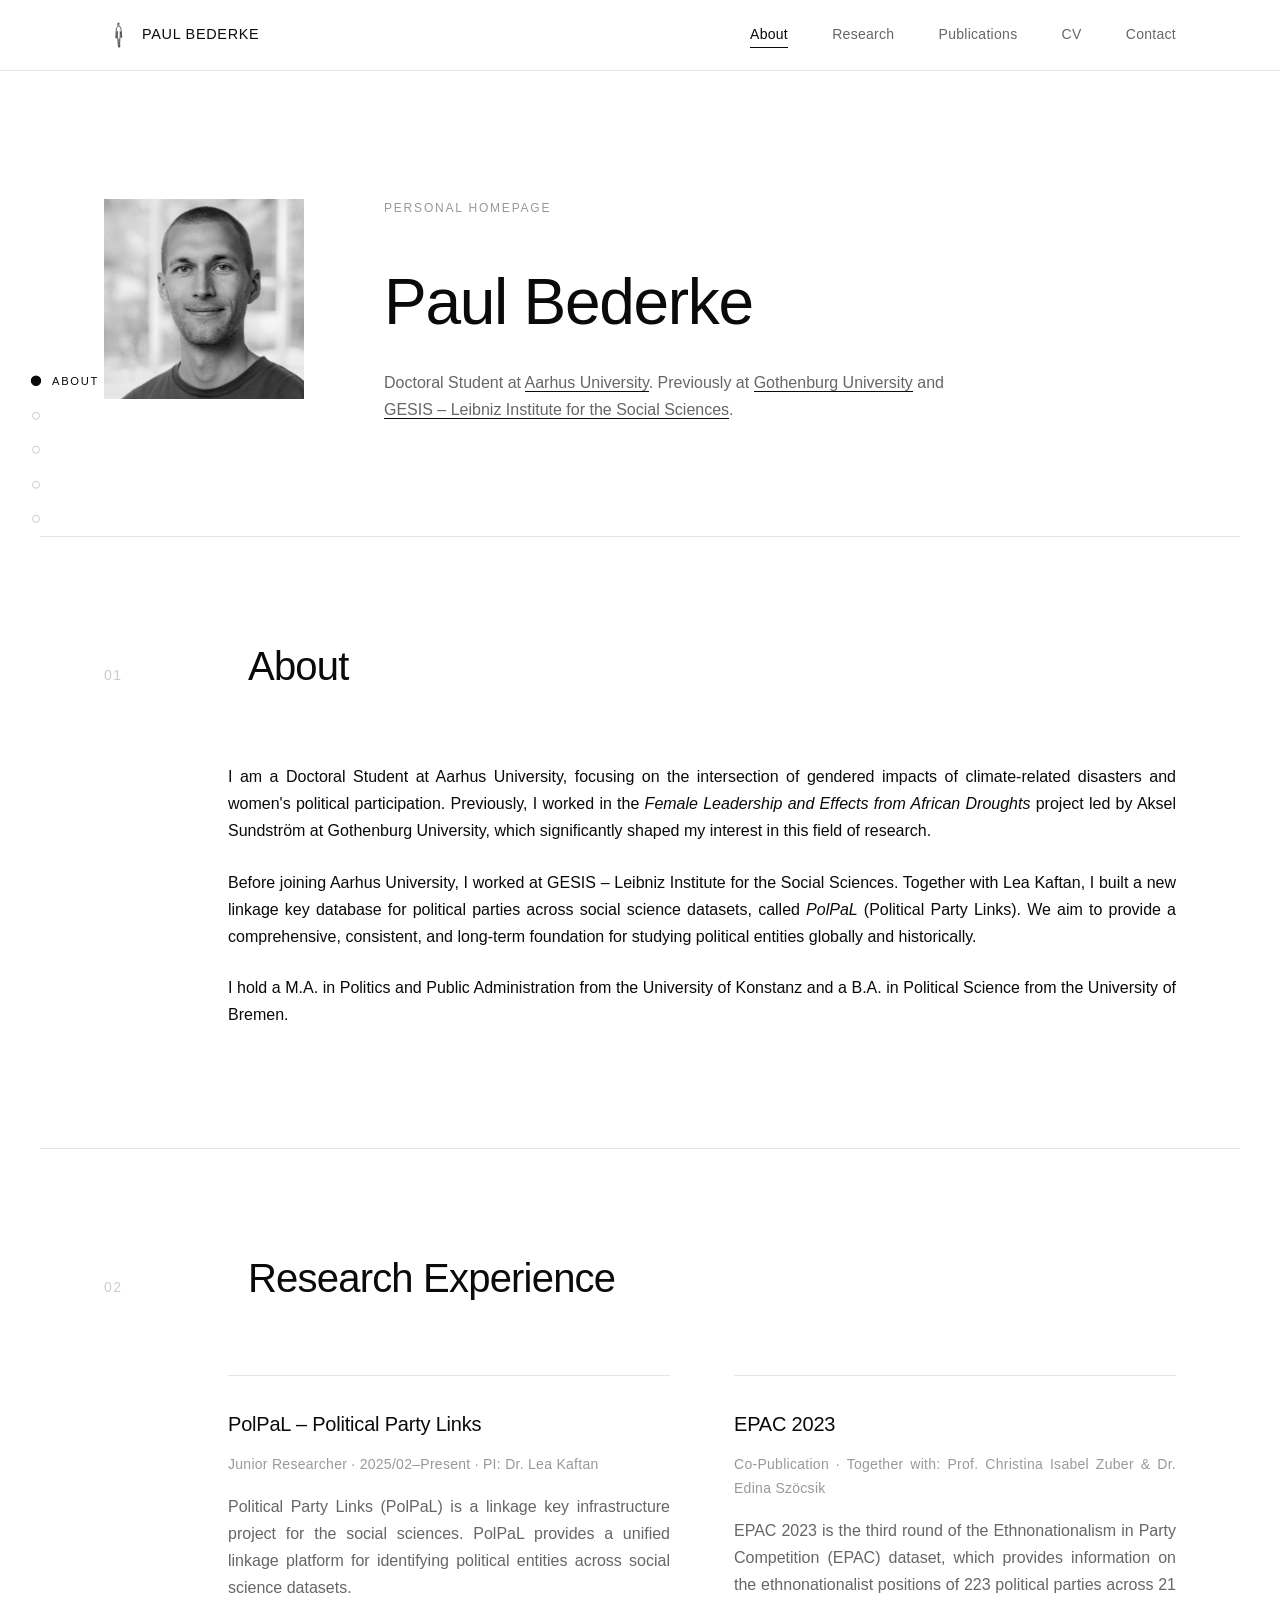
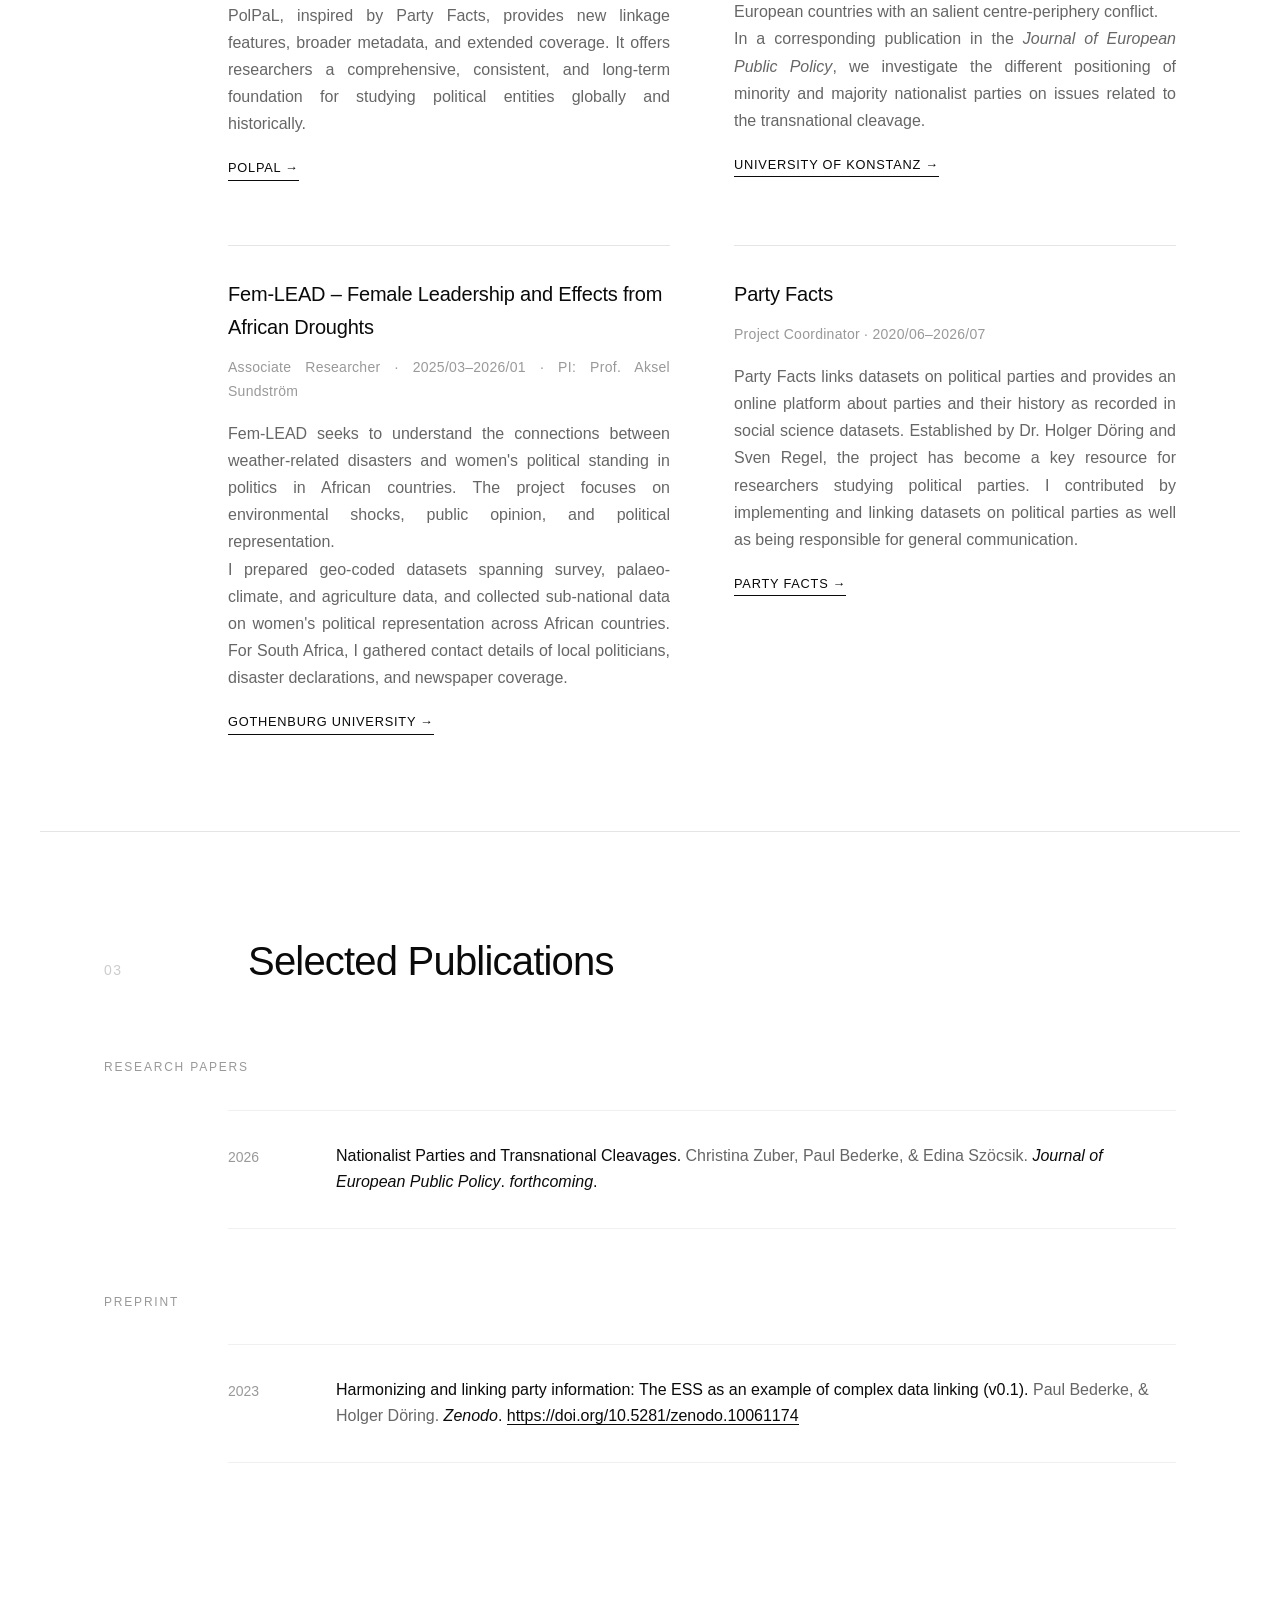
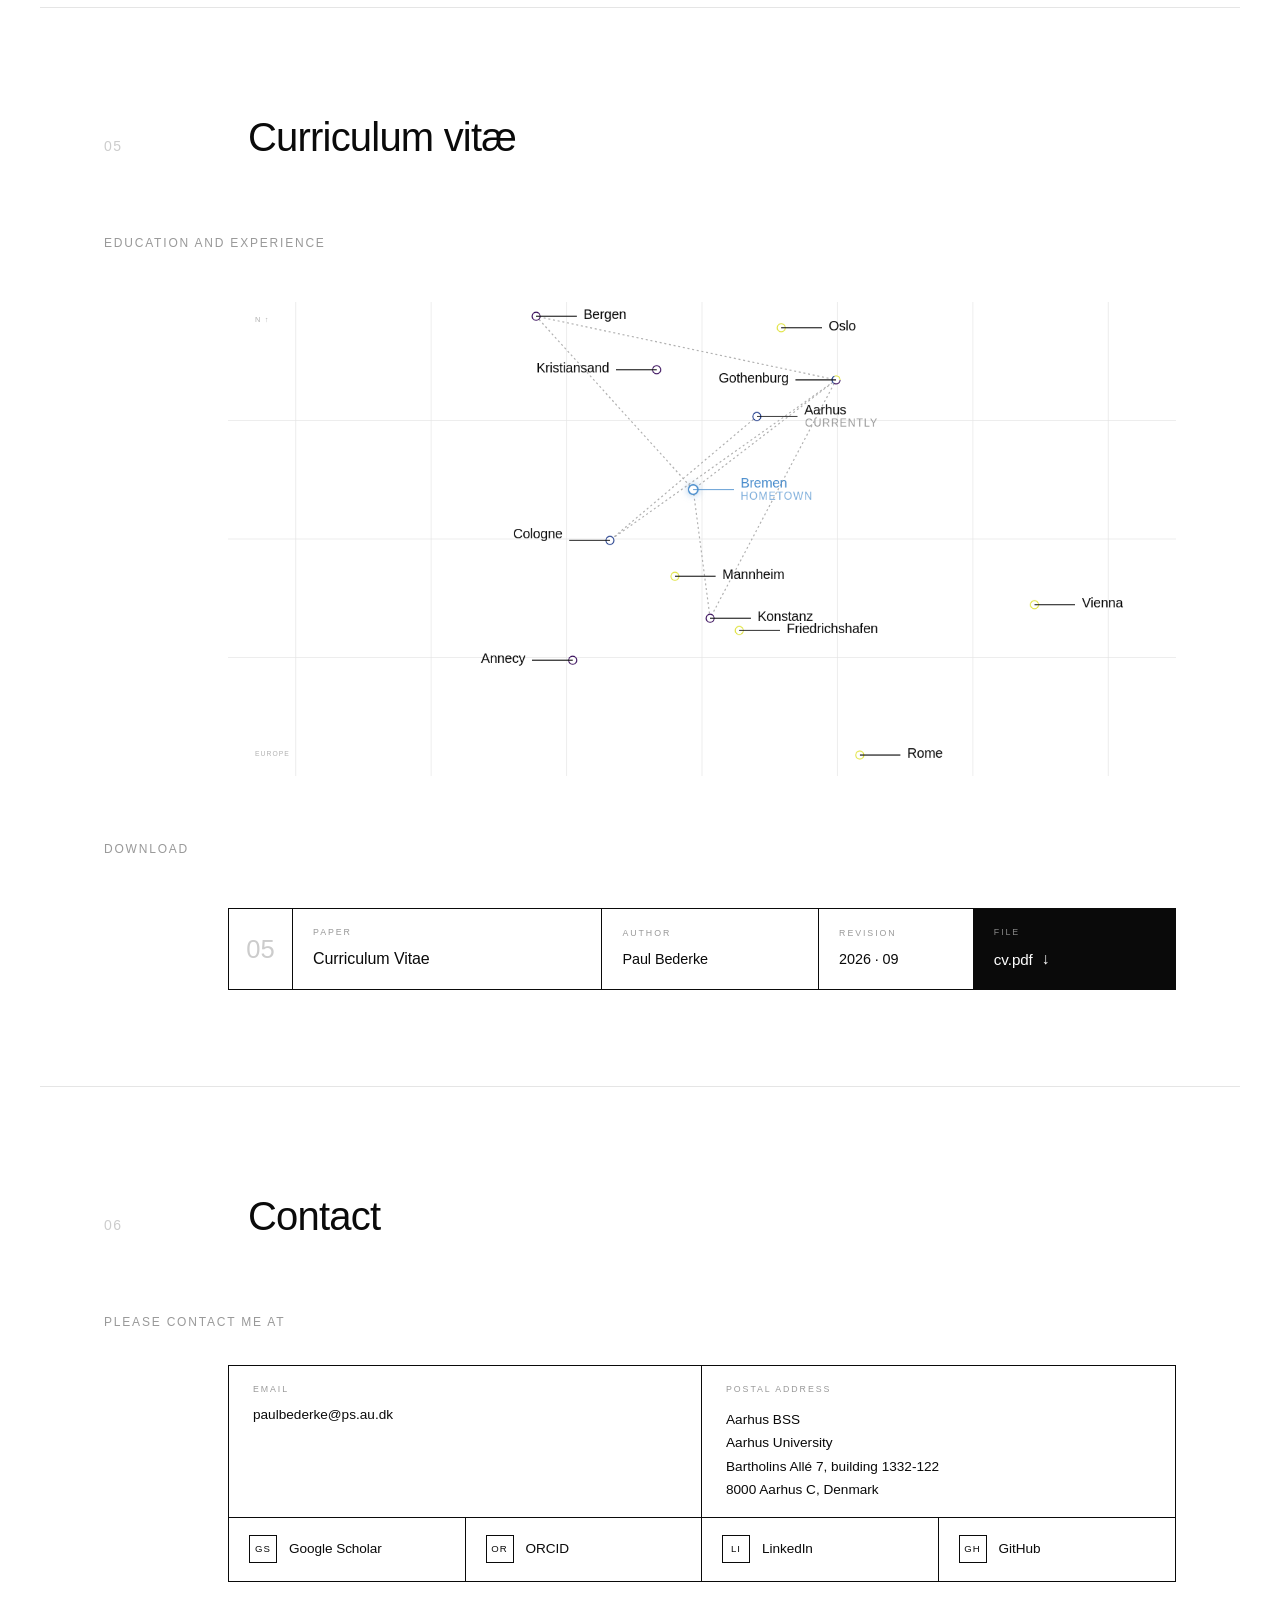
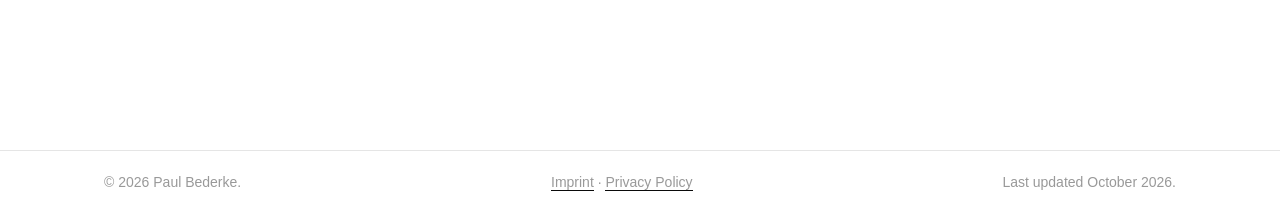
<file: index.html>
<!DOCTYPE html>
<html lang="en">

<head>
  <meta charset="UTF-8" />
  <meta name="viewport" content="width=device-width, initial-scale=1.0" />
  <title>Paul Bederke — Homepage</title>
  <meta name="description"
    content="Paul Bederke is a Doctoral Student at Aarhus University, working at the intersection of climate change and political participation. He also works on the political party linkage key database PolPaL (Political Party Links)." />
  <meta name="author" content="Paul Bederke" />
  <meta name="keywords"
    content="Paul Bederke, GESIS, Aarhus, university, political science, computational social science, political party data, data linkage, PolPaL, Political Party Links, Party Facts, social science infrastructure, researcher, climate change, political participation, climate disaster" />
  <meta name="robots" content="index, follow, max-image-preview:large, max-snippet:-1" />
  <meta name="theme-color" content="#0a0a0a" />
  <link rel="canonical" href="https://paulbederke.eu/" />

  <!-- Open Graph -->
  <meta property="og:type" content="profile" />
  <meta property="og:site_name" content="Paul Bederke" />
  <meta property="og:url" content="https://paulbederke.eu/" />
  <meta property="og:title" content="Paul Bederke — Homepage" />
  <meta property="og:description"
    content="Doctoral Student at Aarhus University, working at the intersection of climate change and political participation. Also working on the political party linkage key database PolPaL (Political Party Links)." />
  <meta property="og:image" content="https://paulbederke.eu/me.jpg" />
  <meta property="og:image:alt" content="Portrait of Paul Bederke" />
  <meta property="og:locale" content="en_GB" />
  <meta property="profile:first_name" content="Paul" />
  <meta property="profile:last_name" content="Bederke" />

  <!-- Twitter Card -->
  <meta name="twitter:card" content="summary" />
  <meta name="twitter:title" content="Paul Bederke — Homepage" />
  <meta name="twitter:description"
    content="Doctoral Student at Aarhus University, working at the intersection of climate change and political participation. Also working on the political party linkage key database PolPaL (Political Party Links)." />
  <meta name="twitter:image" content="https://paulbederke.eu/me.jpg" />
  <meta name="twitter:image:alt" content="Portrait of Paul Bederke" />

  <!-- Helvetica is used as a system font; no web font needed -->
  <link rel="icon" type="image/svg+xml" sizes="any" href="icon.svg" />
  <link rel="icon" type="image/svg+xml" href="favicon.svg" />
  <link rel="apple-touch-icon" href="icon.svg" />
  <link rel="stylesheet" href="styles.css" />

  <!-- Structured data -->
  <script type="application/ld+json">
  {
    "@context": "https://schema.org",
    "@graph": [
      {
        "@type": "WebSite",
        "@id": "https://paulbederke.eu/#website",
        "url": "https://paulbederke.eu/",
        "name": "Paul Bederke",
        "description": "Personal homepage of Paul Bederke, Doctoral Student at Aarhus University and member of PolPaL (Political Party Links).",
        "inLanguage": "en",
        "publisher": { "@id": "https://paulbederke.eu/#person" }
      },
      {
        "@type": "Person",
        "@id": "https://paulbederke.eu/#person",
        "name": "Paul Bederke",
        "givenName": "Paul",
        "familyName": "Bederke",
        "url": "https://paulbederke.eu/",
        "mainEntityOfPage": "https://paulbederke.eu/",
        "image": "https://paulbederke.eu/me.jpg",
        "email": "mailto:paul.bederke@gesis.org",
        "description": "Doctoral Student at Aarhus University, working at the intersection of climate change and political participation. Also working on the political party linkage key database PolPaL (Political Party Links).",
        "jobTitle": "Doctoral Student",
        "worksFor": {
          "@type": "Organization",
          "name": "Aarhus University",
          "url": "https://www.au.dk/en/"
        },
        "affiliation": {
          "@type": "Organization",
          "name": "Aarhus University",
          "url": "https://www.au.dk/en/"
        },
        "alumniOf": [
          {
            "@type": "EducationalOrganization",
            "name": "University of Konstanz",
            "url": "https://www.uni-konstanz.de/en/"
          },
          {
            "@type": "EducationalOrganization",
            "name": "University of Bremen",
            "url": "https://www.uni-bremen.de/en/"
          }
        ],
        "knowsAbout": [
          "political science",
          "computational social science",
          "political party data",
          "data linkage",
          "PolPaL",
          "Party Facts",
          "research data infrastructure",
          "climate change",
          "political participation",
          "climate disaster"
        ],
        "sameAs": [
          "https://scholar.google.com/citations?user=Tad9Q1gAAAAJ&hl=en&oi=ao",
          "https://orcid.org/0000-0001-7555-8656",
          "https://www.linkedin.com/in/paul-bederke/",
          "https://github.com/pbederke"
        ]
      }
    ]
  }
  </script>
</head>

<body>
  <div class="scroll-progress" aria-hidden="true">
    <div class="scroll-progress-bar"></div>
  </div>

  <aside class="side-index" aria-hidden="true">
    <a href="#about" data-target="about"><span class="dot"></span><span class="label">About</span></a>
    <a href="#research" data-target="research"><span class="dot"></span><span class="label">Research</span></a>
    <a href="#publications" data-target="publications"><span class="dot"></span><span
        class="label">Publications</span></a>
    <a href="#cv" data-target="cv"><span class="dot"></span><span class="label">CV</span></a>
    <a href="#contact" data-target="contact"><span class="dot"></span><span class="label">Contact</span></a>
  </aside>

  <header class="site-header">
    <div class="container header-inner">
      <a href="#top" class="brand"><img src="favicon.svg" alt="" class="brand-icon" aria-hidden="true" />Paul
        Bederke</a>
      <nav class="nav">
        <a href="#about">About</a>
        <a href="#research">Research</a>
        <a href="#publications">Publications</a>
        <a href="#cv">CV</a>
        <a href="#contact">Contact</a>
      </nav>
    </div>
  </header>

  <main id="top">
    <section class="hero container">
      <div class="hero-photo-wrap">
        <img src="me.jpg" alt="Portrait of Paul Bederke" class="hero-photo" />
      </div>
      <div class="hero-text">
        <p class="eyebrow reveal">Personal Homepage</p>
        <h1 class="hero-title reveal">
          <em>Paul Bederke</em>
        </h1>
        <p class="hero-sub reveal">
          Doctoral Student at <a href="https://ps.au.dk/en/" target="_blank" rel="noopener noreferrer">Aarhus
            University</a>.
          Previously at <a href="https://www.gu.se/en/political-science" target="_blank"
            rel="noopener noreferrer">Gothenburg
            University</a> and <a href="https://www.gesis.org/en/home" target="_blank" rel="noopener noreferrer">GESIS –
            Leibniz Institute
            for the Social Sciences</a>.
        </p>
      </div>
    </section>

    <hr class="rule" />

    <section id="about" class="section container">
      <header class="section-head">
        <span class="section-num">01</span>
        <h2>About</h2>
      </header>
      <div class="prose">
        <p>
          I am a Doctoral Student at Aarhus University, focusing on the intersection of gendered impacts of
          climate-related disasters and women&apos;s political participation. Previously, I worked in the <em>Female
            Leadership and Effects from African Droughts</em> project led by Aksel Sundström at Gothenburg University,
          which
          significantly shaped my interest in this field of research.
        </p>
        <p>
          Before joining Aarhus University, I worked at GESIS &ndash; Leibniz Institute for the Social Sciences.
          Together with
          Lea Kaftan, I built a new linkage key database for political parties across social science datasets, called
          <em>PolPaL</em> (Political Party Links). We aim to provide a comprehensive, consistent, and long-term
          foundation for
          studying political entities globally and historically.
        </p>
        <p>
          I hold a M.A. in Politics and Public Administration from the University of Konstanz
          and a B.A. in Political Science from the University of Bremen.
        </p>
      </div>
    </section>

    <hr class="rule" />

    <section id="research" class="section container">
      <header class="section-head">
        <span class="section-num">02</span>
        <h2>Research Experience</h2>
      </header>
      <div class="grid two-col">
        <article class="card">
          <h3>PolPaL &ndash; Political Party Links</h3>
          <p class="meta">Junior Researcher &middot; 2025/02&ndash;Present &middot; PI: Dr. Lea Kaftan</p>
          <p>
            Political Party Links (PolPaL) is a linkage key
            infrastructure project for the social sciences.
            PolPaL provides a unified linkage platform for
            identifying political entities across social
            science datasets.
          </p>
          <p>
            PolPaL, inspired by Party Facts, provides new
            linkage features, broader metadata, and extended
            coverage. It offers researchers a comprehensive,
            consistent, and long-term foundation for studying
            political entities globally and historically.
          </p>
          <a class="card-link" href="https://polpal.org/" target="_blank" rel="noopener noreferrer">PolPaL &rarr;</a>
        </article>
        <article class="card">
          <h3>EPAC 2023</h3>
          <p class="meta">Co-Publication &middot; Together with: Prof. Christina Isabel Zuber & Dr. Edina Szöcsik</p>
          <p>
            EPAC 2023 is the third round of the Ethnonationalism in Party Competition (EPAC) dataset,
            which provides information on the ethnonationalist positions of 223 political parties
            across 21 European countries with an salient centre-periphery conflict.
          </p>
          <p>
            In a corresponding publication in the <em>Journal of European Public Policy</em>, we investigate
            the different positioning of minority and majority nationalist parties on issues related
            to the transnational cleavage.
          </p>
          <a class="card-link" href="https://www.polver.uni-konstanz.de/en/zuber/research/ethnic-parties-and-the-epac-expert-survey/" target="_blank" rel="noopener noreferrer">University of Konstanz &rarr;</a>
        </article>
        <article class="card">
          <h3>Fem-LEAD &ndash; Female Leadership and Effects from African Droughts</h3>
          <p class="meta">Associate Researcher &middot; 2025/03&ndash;2026/01 &middot; PI: Prof. Aksel Sundström</p>
          <p>
            Fem-LEAD seeks to understand the connections between
            weather-related disasters and women&apos;s political standing
            in politics in African countries. The project focuses on
            environmental shocks, public opinion, and political representation.
          </p>
          <p>
            I prepared geo-coded datasets spanning survey, palaeo-climate, and agriculture data,
            and collected sub-national data on women's political representation across African countries.
            For South Africa, I gathered contact details of local politicians, disaster declarations,
            and newspaper coverage.
          </p>
          <a class="card-link"
            href="https://www.gu.se/en/research/female-leadership-and-effects-from-african-droughts-fem-lead"
            target="_blank" rel="noopener noreferrer">Gothenburg University &rarr;</a>
        </article>
        <article class="card">
          <h3>Party Facts</h3>
          <p class="meta">Project Coordinator &middot; 2020/06&ndash;2026/07</p>
          <p>
            Party Facts links datasets on political parties and provides an online platform about parties and their
            history as recorded in social science datasets. Established by Dr. Holger Döring and Sven Regel, the project 
            has become a key resource for researchers studying political parties. I contributed by implementing and linking 
            datasets on political parties as well as being responsible for general communication.
          </p>
          <a class="card-link" href="https://partyfacts.herokuapp.com/" target="_blank" rel="noopener noreferrer">Party
            Facts &rarr;</a>
        </article>
      </div>
    </section>

    <hr class="rule" />

    <section id="publications" class="section container">
      <header class="section-head">
        <span class="section-num">03</span>
        <h2>Selected Publications</h2>
      </header>

      <h3 class="sub">Research papers</h3>
      <ol class="pubs">

        <li>
          <span class="year">2026</span>
          <div>
            <span class="title">Nationalist Parties and Transnational Cleavages.</span>
            <span class="authors">Christina Zuber, Paul Bederke, & Edina Szöcsik.</span>
            <em>Journal of European Public Policy</em>.
            <em>forthcoming</em>.
          </div>
        </li>

      </ol>

      <!--
      <h3 class="sub">Working papers</h3>
      <ol class="pubs">

        <li>
          <span class="year">2026</span>
          <div>
            <span class="title">PolPaL (Political Party Links): Expanding linking and harmonisation possibilities for
              data on political parties.</span>
            <span class="authors">Paul Bederke, Lea Kaftan, Jakob Mansius, & Selcuk Timur Uluer.</span>
            <em>last presented at Dreiländertagung 2026, Friedrichshafen</em>.
          </div>
        </li>

        <li>
          <span class="year">2026</span>
          <div>
            <span class="title">It takes a village to maintain a database: Communitizing the provision of public goods
              for research.</span>
            <span class="authors">Paul Bederke, Lea Kaftan, Kyra Meyer, & Selcuk Timur Uluer.</span>
            <em>last presented at Dreiländertagung 2026, Friedrichshafen</em>.
          </div>
        </li>

      </ol>
    -->

      <h3 class="sub">Preprint</h3>
      <ol class="pubs">
        <li>
          <span class="year">2023</span>
          <div>
            <span class="title">Harmonizing and linking party information: The ESS as an example of complex data linking
              (v0.1).</span>
            <span class="authors">Paul Bederke, & Holger Döring.</span>
            <em>Zenodo</em>.
            <a href="https://doi.org/10.5281/zenodo.10061174" target="_blank"
              rel="noopener noreferrer">https://doi.org/10.5281/zenodo.10061174</a>
          </div>
        </li>
      </ol>

      <!--
      <h3 class="sub">On-Going Work</h3>
      <ol class="pubs">

        <li>
          <span class="year">2025</span>
          <div>
            <span class="title">EPAC 2023 – A Dataset on Ethnonationalism in Party Competition.</span>
            <span class="authors">Christina Zuber, Paul Bederke, & Edina Szöcsik.</span>
          </div>
        </li>
      </ol>
      -->

    </section>

    <hr class="rule" />

    <section id="cv" class="section container">
      <header class="section-head">
        <span class="section-num">05</span>
        <h2>Curriculum vit&aelig;</h2>
      </header>
      <div class="prose">
        <h3 class="sub">Education and Experience</h3>
        <figure class="map-figure">
          <svg class="map" viewBox="-300 0 1400 700" xmlns="http://www.w3.org/2000/svg" role="img"
            aria-label="Map of locations where Paul Bederke has studied and worked">
            <!-- Grid -->
            <g class="map-grid">
              <line x1="-300" y1="175" x2="1100" y2="175" />
              <line x1="-300" y1="350" x2="1100" y2="350" />
              <line x1="-300" y1="525" x2="1100" y2="525" />
              <line x1="-200" y1="0" x2="-200" y2="700" />
              <line x1="0" y1="0" x2="0" y2="700" />
              <line x1="200" y1="0" x2="200" y2="700" />
              <line x1="400" y1="0" x2="400" y2="700" />
              <line x1="600" y1="0" x2="600" y2="700" />
              <line x1="800" y1="0" x2="800" y2="700" />
              <line x1="1000" y1="0" x2="1000" y2="700" />
            </g>

            <!-- Compass / scale label -->
            <g class="map-meta" transform="translate(-260, 30)">
              <text x="0" y="0">N ↑</text>
              <text x="0" y="640" class="map-coord">Europe</text>
            </g>

            <!-- Chronological path: Bremen → Bergen → Gothenburg → Bremen → Konstanz → Gothenburg → Cologne → Aarhus -->
            <polyline class="map-path" points="387,277 155,21 598,115 387,277 412,467 598,115 264,352 481,169" />

            <!-- Locations -->
            <g class="map-points">
              <!-- Bergen -->
              <g class="map-point cat-education" data-side="right" data-city="Bergen" data-country="Norway"
                data-items='[{"period":"2019/08–2020/07","role":"ERASMUS+ Exchange Program, University of Bergen"}]'>
                <circle cx="155" cy="21" r="6" />
                <line class="map-tick" x1="155" y1="21" x2="215" y2="21" />
                <text x="225" y="25" class="map-city">Bergen</text>
              </g>

              <!-- Oslo -->
              <g class="map-point cat-conference" data-side="right" data-city="Oslo" data-country="Norway"
                data-items='[{"period":"2025/09","role":"WhoGov Workshop 2025, University of Oslo"}]'>
                <circle cx="517" cy="38" r="6" />
                <line class="map-tick" x1="517" y1="38" x2="577" y2="38" />
                <text x="587" y="42" class="map-city">Oslo</text>
              </g>

              <!-- Kristiansand -->
              <g class="map-point cat-education" data-side="left" data-city="Kristiansand" data-country="Norway"
                data-items='[{"period":"2022/07","role":"European Integration Summer School 2022, University of Agder"}]'>
                <circle cx="333" cy="100" r="6" />
                <line class="map-tick" x1="333" y1="100" x2="273" y2="100" />
                <text x="263" y="104" class="map-city" text-anchor="end">Kristiansand</text>
              </g>

              <!-- Gothenburg -->
              <g class="map-point cat-multi" data-side="left" data-city="Gothenburg" data-country="Sweden" data-items='[
                  {"period":"2020/08-2020/10","role":"Research Intern, V‑Dem Institute, University of Gothenburg"},
                  {"period":"2023/01-2023/06","role":"ERASMUS+ Exchange Program, University of Gothenburg"},
                  {"period":"2024/03–2025/01","role":"Associate Researcher, Fem‑LEAD project, University of Gothenburg"},
                  {"period":"2025/06","role":"Demscore Conference 2025, University of Gothenburg"},
                  {"period":"2026/06","role":"Demscore Conference 2026, University of Gothenburg"}]'>
                <circle cx="598" cy="115" r="6" />
                <circle class="cat-arc cat-education" cx="598" cy="115" r="6" stroke-dasharray="12.566 25.133"
                  stroke-dashoffset="0" />
                <circle class="cat-arc cat-work" cx="598" cy="115" r="6" stroke-dasharray="12.566 25.133"
                  stroke-dashoffset="-12.566" />
                <circle class="cat-arc cat-conference" cx="598" cy="115" r="6" stroke-dasharray="12.566 25.133"
                  stroke-dashoffset="-25.133" />
                <line class="map-tick" x1="598" y1="115" x2="538" y2="115" />
                <text x="528" y="119" class="map-city" text-anchor="end">Gothenburg</text>
              </g>

              <!-- Aarhus -->
              <g class="map-point cat-work" data-side="right" data-city="Aarhus" data-country="Denmark"
                data-items='[{"period":"From 2026/09","role":"Doctoral Student, Aarhus University"}]'>
                <circle cx="481" cy="169" r="6" />
                <line class="map-tick" x1="481" y1="169" x2="541" y2="169" />
                <text x="551" y="166" class="map-city">Aarhus</text>
                <text x="660" y="184" class="map-inst" text-anchor="end">Currently</text>
              </g>

              <!-- Bremen (starting point) -->
              <g class="map-point is-start" data-side="right" data-city="Bremen" data-country="Germany" data-items='[
                  {"period":"1997/11/17","role":"Born"},
                  {"period":"2017/10–2021/09","role":"B.A. Political Science, University of Bremen"},
                  {"period":"2018/05–2021/03","role":"Student Research Assistant, University of Bremen"}]'>
                <circle cx="387" cy="277" r="7" />
                <line class="map-tick" x1="387" y1="277" x2="447" y2="277" />
                <text x="457" y="274" class="map-city">Bremen</text>
                <text x="457" y="292" class="map-inst">Hometown</text>
              </g>

              <!-- Cologne -->
              <g class="map-point cat-work" data-side="left" data-city="Cologne" data-country="Germany"
                data-items='[
                  {"period":"2025/01-2026/08","role":"Junior Researcher, HarDIS project, GESIS – Leibniz Institute for the Social Sciences"},
                  {"period":"2026/01","role":"Modern Infrastructures for the Study of Parties – Co-Organized Community Workshop at GESIS"}]'>
                <circle cx="264" cy="352" r="6" />
                <line class="map-tick" x1="264" y1="352" x2="204" y2="352" />
                <text x="194" y="349" class="map-city" text-anchor="end">Cologne</text>
              </g>

              <!-- Mannheim -->
              <g class="map-point cat-conference" data-side="right" data-city="Mannheim" data-country="Germany"
                data-items='[{"period":"2026/04","role":"GESIS Political Science Roundtable 2026 at GESIS Mannheim"}]'>
                <circle cx="360" cy="405" r="6" />
                <line class="map-tick" x1="360" y1="405" x2="420" y2="405" />
                <text x="430" y="409" class="map-city">Mannheim</text>
              </g>

              <!-- Konstanz -->
              <g class="map-point cat-education" data-side="right" data-city="Konstanz" data-country="Germany"
                data-items='[
                  {"period":"2021/10-2025/01","role":"M.A. Politics and Public Administration, University of Konstanz"},
                  {"period":"2022/01–2023/03","role":"Research Assistant, University of Konstanz"},
                  {"period":"2023/10–2024/05","role":"Research Assistant, University of Konstanz"}]'>
                <circle cx="412" cy="467" r="6" />
                <line class="map-tick" x1="412" y1="467" x2="472" y2="467" />
                <text x="482" y="471" class="map-city">Konstanz</text>
              </g>

              <!-- Annecy -->
              <g class="map-point cat-education" data-side="left" data-city="Annecy" data-country="France"
                data-items='[{"period":"2026/01","role":"S3 School – Sustainable Scientific Software School, LAPP"}]'>
                <circle cx="209" cy="529" r="6" />
                <line class="map-tick" x1="209" y1="529" x2="149" y2="529" />
                <text x="139" y="533" class="map-city" text-anchor="end">Annecy</text>
              </g>

              <!-- Rome -->
              <g class="map-point cat-conference" data-side="right" data-city="Rome" data-country="Italy"
                data-items='[{"period":"2025/03","role":"1st OSCARS Annual General Meeting, OSCARS"}]'>
                <circle cx="633" cy="669" r="6" />
                <line class="map-tick" x1="633" y1="669" x2="693" y2="669" />
                <text x="703" y="673" class="map-city">Rome</text>
              </g>

              <!-- Vienna -->
              <g class="map-point cat-conference" data-side="right" data-city="Vienna" data-country="Austria"
                data-items='[{"period":"2026/03","role":"CSDI Workshop 2026, University of Vienna"}]'>
                <circle cx="891" cy="447" r="6" />
                <line class="map-tick" x1="891" y1="447" x2="951" y2="447" />
                <text x="961" y="451" class="map-city">Vienna</text>
              </g>

              <!-- Friedrichshafen -->
              <g class="map-point cat-conference" data-side="right" data-city="Friedrichshafen" data-country="Germany"
                data-items='[{"period":"2026/06","role":"Dreiländertagung 2026, Zeppelin University"}]'>
                <circle cx="455" cy="485" r="6" />
                <line class="map-tick" x1="455" y1="485" x2="515" y2="485" />
                <text x="525" y="489" class="map-city">Friedrichshafen</text>
              </g>
            </g>
          </svg>

          <div class="map-popup" role="dialog" aria-hidden="true" aria-labelledby="map-popup-city">
            <button class="map-popup-close" type="button" aria-label="Close">&times;</button>
            <p class="map-popup-eyebrow"><span class="map-popup-country"></span></p>
            <h4 class="map-popup-city" id="map-popup-city"></h4>
            <dl class="map-popup-list timeline"></dl>
          </div>
        </figure>
      </div>

      <!--
      <h3 class="sub">Grants</h3>
      <dl class="timeline">
        <dt>2024</dt>
        <dd>OSCARS 1st Open Call, Project: <em>01‑415‑Harmony in the Democratic Ideological Space (HarDIS)</em>.
          Project application together with Lea Kaftan, Sebastian Ziaja, and Alexia Katsanidou. €250.000.</dd>
      </dl>

      <h3 class="sub">Volunteer work</h3>
      <dl class="timeline">
        <dt>Since 2020</dt>
        <dd>Project Coordinator. Party Facts (<a
            href="https://partyfacts.herokuapp.com/">https://partyfacts.herokuapp.com/</a>)</dd>
      </dl>
      -->

      <h3 class="sub">Download</h3>
      <a class="cv-titleblock" href="cv.pdf" download aria-label="Download full CV (PDF)">
        <div class="cv-tb-cell cv-tb-num">05</div>
        <div class="cv-tb-cell cv-tb-title">
          <span class="cv-tb-eyebrow">Paper</span>
          <span class="cv-tb-value">Curriculum Vitae</span>
        </div>
        <div class="cv-tb-cell cv-tb-author">
          <span class="cv-tb-eyebrow">Author</span>
          <span class="cv-tb-value">Paul Bederke</span>
        </div>
        <div class="cv-tb-cell cv-tb-rev">
          <span class="cv-tb-eyebrow">Revision</span>
          <span class="cv-tb-value">2026 · 09</span>
        </div>
        <div class="cv-tb-cell cv-tb-download">
          <span class="cv-tb-eyebrow">File</span>
          <span class="cv-tb-value">
            cv.pdf
            <span class="cv-tb-arrow" aria-hidden="true">↓</span>
          </span>
        </div>
      </a>
    </section>

    <hr class="rule" />

    <section id="contact" class="section container">
      <header class="section-head">
        <span class="section-num">06</span>
        <h2>Contact</h2>
      </header>

      <h3 class="sub">Please contact me at</h3>

      <div class="contact-plaque">

        <div class="contact-plaque-top">

          <a class="contact-plaque-email" href="mailto:paulbederke@ps.au.dk">
            <span class="contact-callout">
              <span class="contact-callout-label">Email</span>
              <span class="contact-callout-addr">paulbederke@ps.au.dk</span>
            </span>
          </a>

          <div class="contact-plaque-postal">
            <span class="contact-callout-label">Postal address</span>
            <address>
              Aarhus BSS<br />
              Aarhus University<br />
              Bartholins Allé 7, building 1332-122<br />
              8000 Aarhus C, Denmark
            </address>
          </div>
        </div>

        <div class="contact-plaque-sigs">
          <a class="contact-sig" href="https://scholar.google.com/citations?user=Tad9Q1gAAAAJ&amp;hl=en&amp;oi=ao"
            target="_blank" rel="noopener noreferrer">
            <span class="contact-sig-mono">GS</span>
            <span class="contact-sig-label">Google Scholar</span>
          </a>
          <a class="contact-sig" href="https://orcid.org/0000-0001-7555-8656" target="_blank" rel="noopener noreferrer">
            <span class="contact-sig-mono">OR</span>
            <span class="contact-sig-label">ORCID</span>
          </a>
          <a class="contact-sig" href="https://www.linkedin.com/in/paul-bederke/" target="_blank"
            rel="noopener noreferrer">
            <span class="contact-sig-mono">LI</span>
            <span class="contact-sig-label">LinkedIn</span>
          </a>
          <a class="contact-sig" href="https://github.com/pbederke" target="_blank" rel="noopener noreferrer">
            <span class="contact-sig-mono">GH</span>
            <span class="contact-sig-label">GitHub</span>
          </a>
        </div>
      </div>
    </section>
  </main>

  <footer class="site-footer">
    <div class="container footer-inner">
      <span>&copy; <span id="year"></span> Paul Bederke.</span>
      <span><a href="imprint.html">Imprint</a> · <a href="privacy.html">Privacy Policy</a></span>
      <span>Last updated <time datetime="2026-09">October 2026</time>.</span>
    </div>
  </footer>

  <script>
    document.getElementById('year').textContent = new Date().getFullYear();

    // Scroll progress bar
    const progressBar = document.querySelector('.scroll-progress-bar');
    const onScroll = () => {
      const scrollTop = window.scrollY;
      const docHeight = document.documentElement.scrollHeight - window.innerHeight;
      const pct = docHeight > 0 ? (scrollTop / docHeight) * 100 : 0;
      progressBar.style.transform = `scaleX(${pct / 100})`;

      // Parallax hero photo
      const photo = document.querySelector('.hero-photo');
      if (photo) {
        const offset = Math.min(scrollTop * 0.25, 200);
        photo.style.transform = `translateY(${offset}px)`;
      }

      // Header shrink
      const header = document.querySelector('.site-header');
      if (header) header.classList.toggle('is-scrolled', scrollTop > 40);
    };
    window.addEventListener('scroll', onScroll, { passive: true });
    onScroll();

    // Reveal on scroll
    const revealEls = document.querySelectorAll('.section, .reveal, .pubs li, .card, .timeline');
    revealEls.forEach(el => el.classList.add('reveal-init'));
    const revealObs = new IntersectionObserver((entries) => {
      entries.forEach(entry => {
        if (entry.isIntersecting) {
          entry.target.classList.add('is-visible');
          revealObs.unobserve(entry.target);
        }
      });
    }, { threshold: 0.12, rootMargin: '0px 0px -60px 0px' });
    revealEls.forEach(el => revealObs.observe(el));

    // Active section in side index + nav
    const sections = document.querySelectorAll('main section[id]');
    const sideLinks = document.querySelectorAll('.side-index a');
    const navLinks = document.querySelectorAll('.nav a');
    const activeObs = new IntersectionObserver((entries) => {
      entries.forEach(entry => {
        if (entry.isIntersecting) {
          const id = entry.target.id;
          sideLinks.forEach(a => a.classList.toggle('is-active', a.dataset.target === id));
          navLinks.forEach(a => a.classList.toggle('is-active', a.getAttribute('href') === '#' + id));
        }
      });
    }, { threshold: 0.3 });
    sections.forEach(s => activeObs.observe(s));

    // Map point popup
    const mapFigure = document.querySelector('.map-figure');
    const popup = document.querySelector('.map-popup');
    if (mapFigure && popup) {
      const popupCity = popup.querySelector('.map-popup-city');
      const popupCountry = popup.querySelector('.map-popup-country');
      const popupList = popup.querySelector('.map-popup-list');
      const closeBtn = popup.querySelector('.map-popup-close');

      const closePopup = () => {
        popup.classList.remove('is-visible');
        popup.setAttribute('aria-hidden', 'true');
        mapFigure.querySelectorAll('.map-point.is-selected').forEach(p => p.classList.remove('is-selected'));
      };

      const openPopup = (pt) => {
        popupCity.textContent = pt.dataset.city || '';
        popupCountry.textContent = pt.dataset.country || '';

        // Build bullet list from data-items JSON
        popupList.innerHTML = '';
        let items = [];
        try { items = JSON.parse(pt.dataset.items || '[]'); } catch (e) { items = []; }
        items.forEach(item => {
          const dt = document.createElement('dt');
          dt.textContent = item.period || '';
          const dd = document.createElement('dd');
          dd.textContent = item.role || '';
          popupList.appendChild(dt);
          popupList.appendChild(dd);
        });

        // Position relative to figure
        const figRect = mapFigure.getBoundingClientRect();
        const dot = pt.querySelector('circle');
        const dotRect = dot.getBoundingClientRect();
        const cx = dotRect.left + dotRect.width / 2 - figRect.left;
        const cy = dotRect.top + dotRect.height / 2 - figRect.top;

        // Show first to measure
        popup.classList.add('is-visible');
        popup.setAttribute('aria-hidden', 'false');

        const popupW = popup.offsetWidth;
        const popupH = popup.offsetHeight;
        const margin = 16;

        let left = cx + 20;
        let top = cy - popupH / 2;
        if (left + popupW + margin > figRect.width) left = cx - popupW - 20;
        if (left < margin) left = margin;
        if (top < margin) top = margin;
        if (top + popupH + margin > figRect.height) top = figRect.height - popupH - margin;

        popup.style.left = left + 'px';
        popup.style.top = top + 'px';

        mapFigure.querySelectorAll('.map-point.is-selected').forEach(p => p.classList.remove('is-selected'));
        pt.classList.add('is-selected');
      };

      mapFigure.querySelectorAll('.map-point').forEach(pt => {
        pt.addEventListener('click', (e) => {
          e.stopPropagation();
          if (pt.classList.contains('cat-love') || pt.classList.contains('is-upcoming')) return;
          if (pt.classList.contains('is-selected')) {
            closePopup();
          } else {
            openPopup(pt);
          }
        });
      });

      closeBtn.addEventListener('click', closePopup);
      document.addEventListener('click', (e) => {
        if (!popup.contains(e.target) && !e.target.closest('.map-point')) closePopup();
      });
      document.addEventListener('keydown', (e) => {
        if (e.key === 'Escape') closePopup();
      });
      window.addEventListener('resize', closePopup, { passive: true });
    }
  </script>
</body>

</html>
</file>
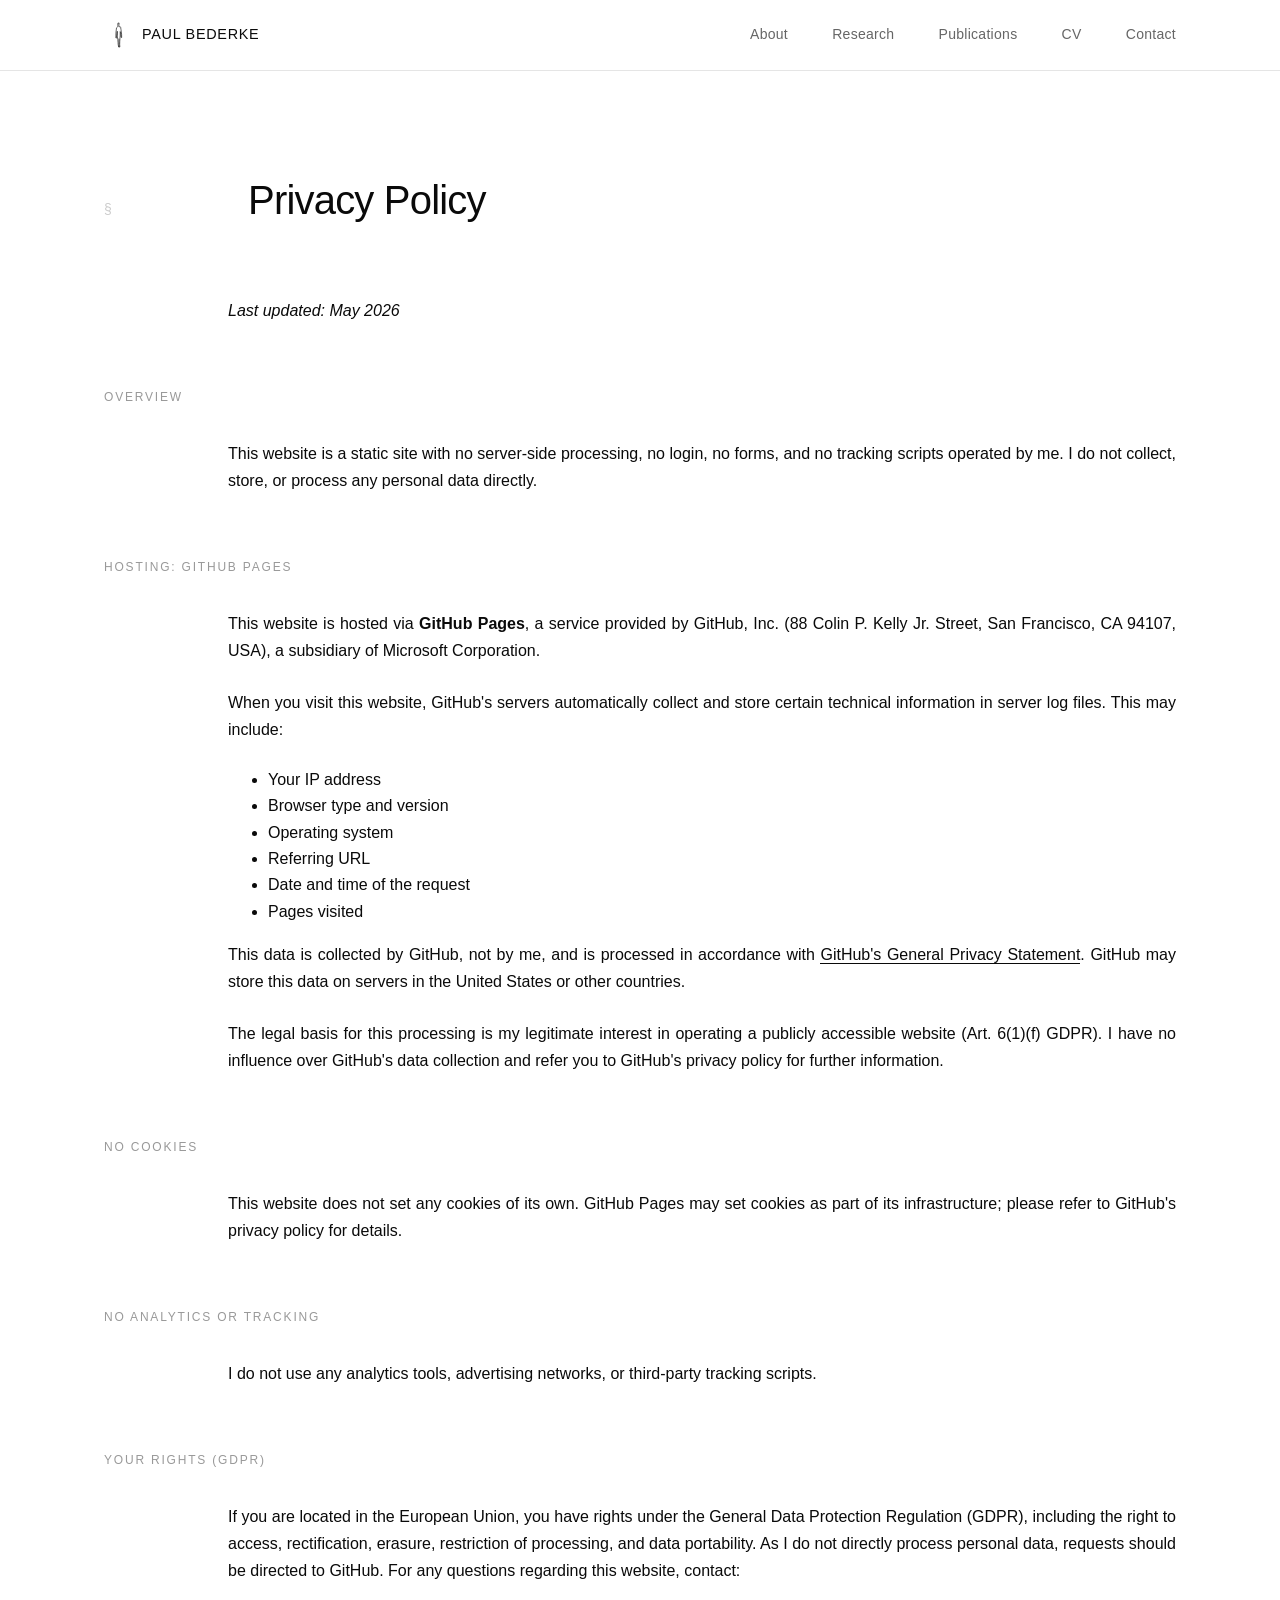
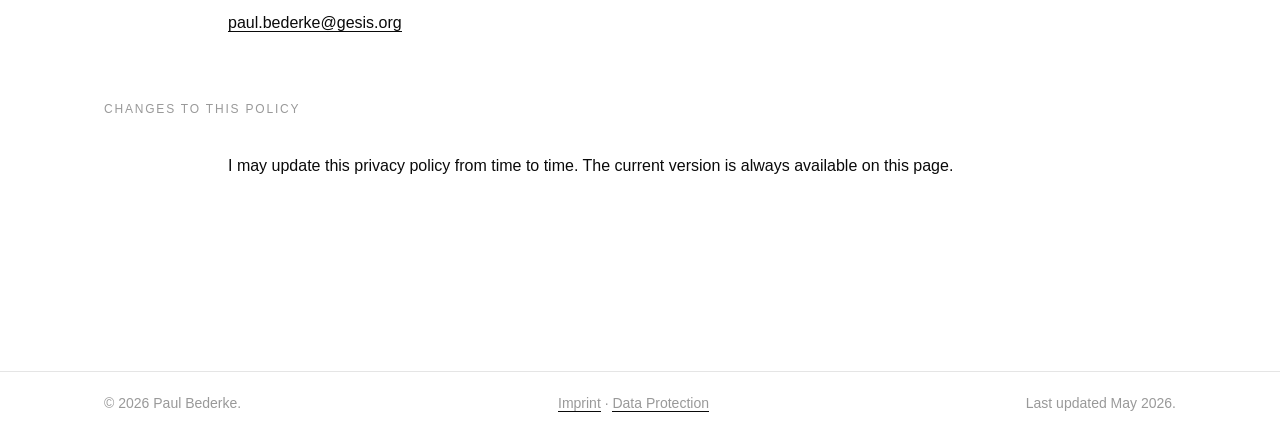
<file: data-protection.html>
<!DOCTYPE html>
<html lang="en">
<head>
  <meta charset="UTF-8" />
  <meta name="viewport" content="width=device-width, initial-scale=1.0" />
  <title>Data Protection — Paul Bederke</title>
  <meta name="description" content="Privacy policy and data protection information for the personal website of Paul Bederke." />
  <meta name="robots" content="noindex, follow" />
  <link rel="canonical" href="https://paulbederke.eu/data-protection.html" />
  <link rel="preconnect" href="https://fonts.googleapis.com" />
  <link rel="preconnect" href="https://fonts.gstatic.com" crossorigin />
  <!-- Helvetica is used as a system font; no web font needed -->
  <link rel="icon" type="image/svg+xml" href="favicon.svg" />
  <link rel="icon" href="favicon.ico" />
  <link rel="stylesheet" href="styles.css" />
</head>
<body>
  <header class="site-header">
    <div class="container header-inner">
      <a href="index.html" class="brand"><img src="favicon.svg" alt="" class="brand-icon" aria-hidden="true" />Paul Bederke</a>
      <nav class="nav">
        <a href="index.html#about">About</a>
        <a href="index.html#research">Research</a>
        <a href="index.html#publications">Publications</a>
        <a href="index.html#cv">CV</a>
        <a href="index.html#contact">Contact</a>
      </nav>
    </div>
  </header>

  <main id="top">
    <section class="section container">
      <header class="section-head">
        <span class="section-num">§</span>
        <h2>Privacy Policy</h2>
      </header>
      <div class="prose">
        <p><em>Last updated: May 2026</em></p>

        <h3 class="sub">Overview</h3>
        <p>
          This website is a static site with no server-side processing, no login, no forms,
          and no tracking scripts operated by me. I do not collect, store, or process any
          personal data directly.
        </p>

        <h3 class="sub">Hosting: GitHub Pages</h3>
        <p>
          This website is hosted via <strong>GitHub Pages</strong>, a service provided by
          GitHub, Inc. (88 Colin P. Kelly Jr. Street, San Francisco, CA 94107, USA), a
          subsidiary of Microsoft Corporation.
        </p>
        <p>
          When you visit this website, GitHub's servers automatically collect and store
          certain technical information in server log files. This may include:
        </p>
        <ul>
          <li>Your IP address</li>
          <li>Browser type and version</li>
          <li>Operating system</li>
          <li>Referring URL</li>
          <li>Date and time of the request</li>
          <li>Pages visited</li>
        </ul>
        <p>
          This data is collected by GitHub, not by me, and is processed in accordance with
          <a href="https://docs.github.com/en/site-policy/privacy-policies/github-general-privacy-statement"
             target="_blank" rel="noopener noreferrer">GitHub's General Privacy Statement</a>.
          GitHub may store this data on servers in the United States or other countries.
        </p>
        <p>
          The legal basis for this processing is my legitimate interest in operating a
          publicly accessible website (Art. 6(1)(f) GDPR). I have no influence over
          GitHub's data collection and refer you to GitHub's privacy policy for further
          information.
        </p>

        <h3 class="sub">No cookies</h3>
        <p>
          This website does not set any cookies of its own. GitHub Pages may set cookies
          as part of its infrastructure; please refer to GitHub's privacy policy for details.
        </p>

        <h3 class="sub">No analytics or tracking</h3>
        <p>
          I do not use any analytics tools, advertising networks, or third-party tracking
          scripts.
        </p>

        <h3 class="sub">Your rights (GDPR)</h3>
        <p>
          If you are located in the European Union, you have rights under the General Data
          Protection Regulation (GDPR), including the right to access, rectification,
          erasure, restriction of processing, and data portability. As I do not directly
          process personal data, requests should be directed to GitHub. For any questions
          regarding this website, contact:
        </p>
        <p>
          <a href="mailto:paul.bederke@gesis.org">paul.bederke@gesis.org</a>
        </p>

        <h3 class="sub">Changes to this policy</h3>
        <p>
          I may update this privacy policy from time to time. The current version is
          always available on this page.
        </p>
      </div>
    </section>
  </main>

  <footer class="site-footer">
    <div class="container footer-inner">
      <span>&copy; <span id="year"></span> Paul Bederke.</span>
      <span><a href="imprint.html">Imprint</a> · <a href="data-protection.html">Data Protection</a></span>
      <span>Last updated <time datetime="2026-05">May 2026</time>.</span>
    </div>
  </footer>

  <script>
    document.getElementById('year').textContent = new Date().getFullYear();
  </script>
</body>
</html>
</file>
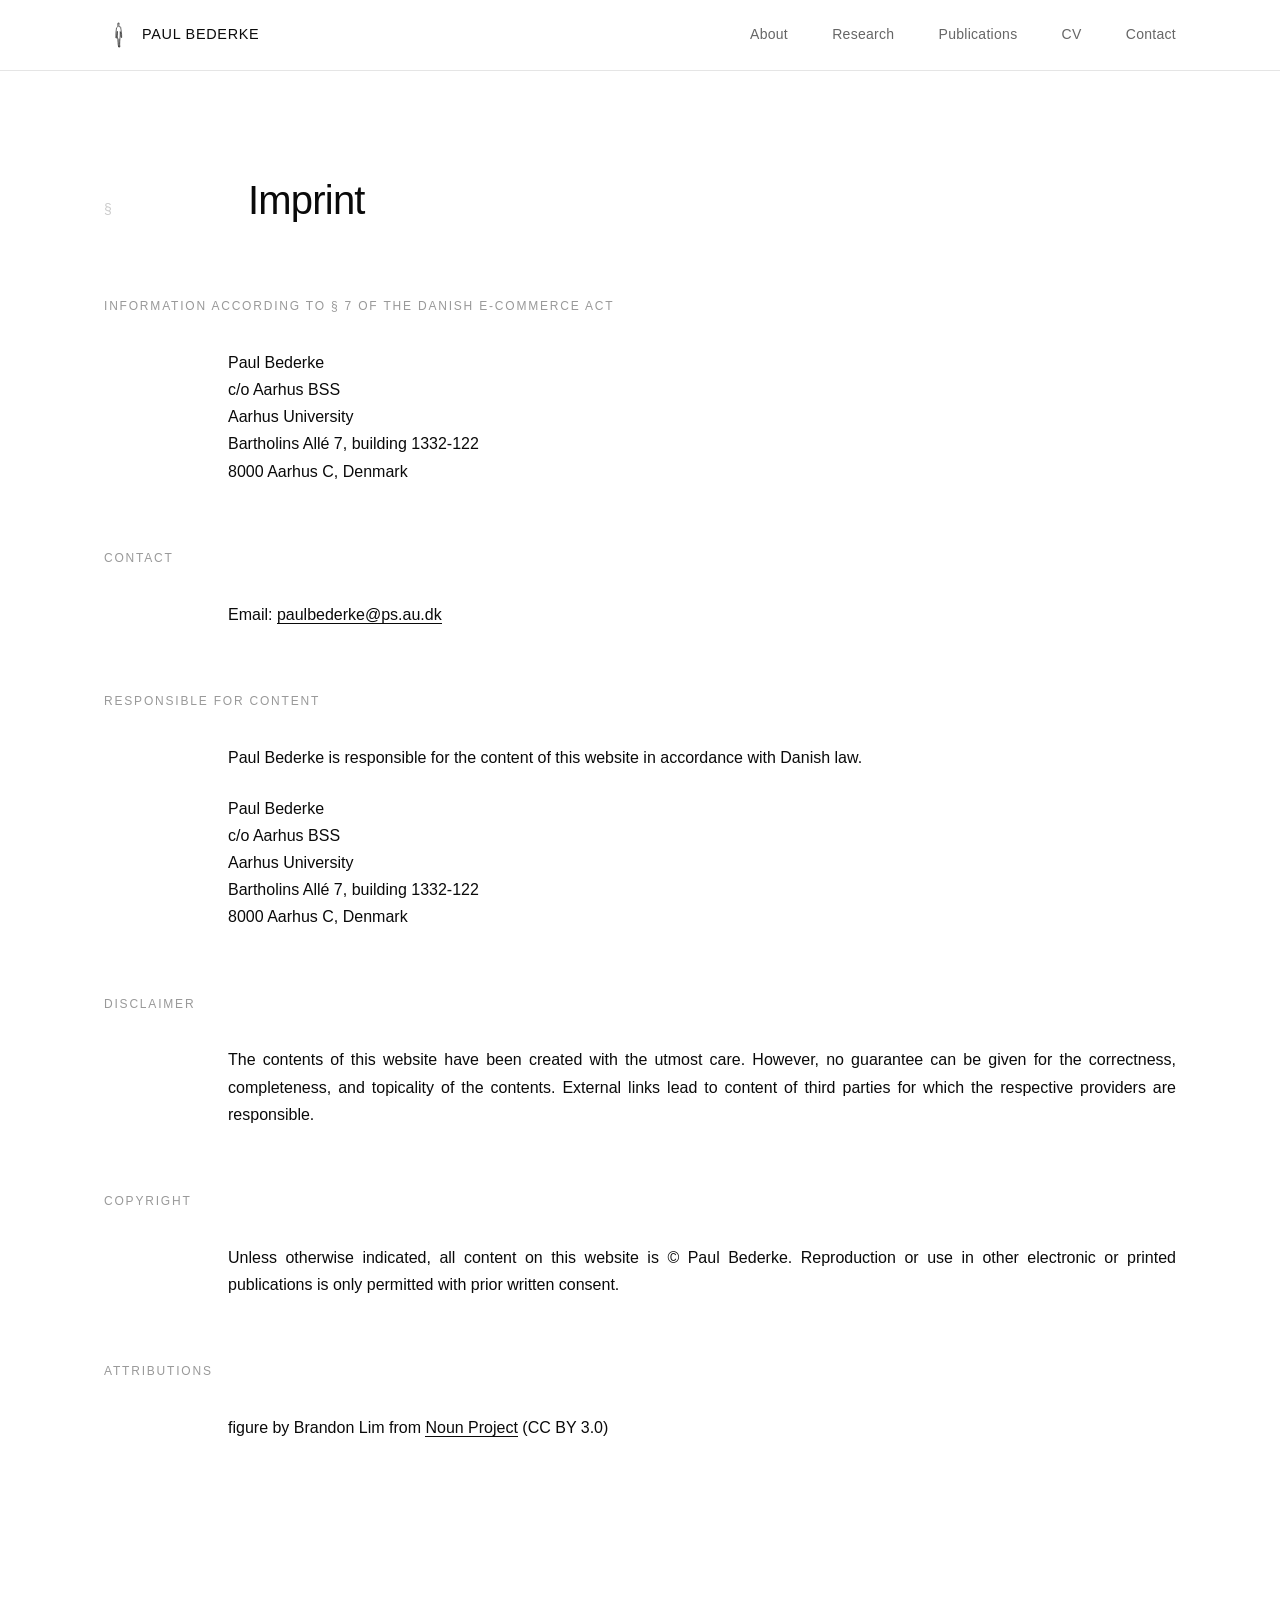
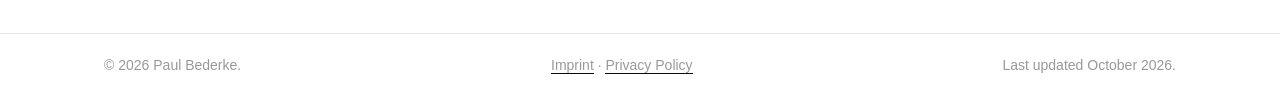
<file: imprint.html>
<!DOCTYPE html>
<html lang="en">
<head>
  <meta charset="UTF-8" />
  <meta name="viewport" content="width=device-width, initial-scale=1.0" />
  <title>Imprint — Paul Bederke</title>
  <meta name="description" content="Imprint / Legal notice for the personal website of Paul Bederke." />
  <meta name="robots" content="noindex, follow" />
  <link rel="canonical" href="https://paulbederke.eu/imprint.html" />
  <!-- Helvetica is used as a system font; no web font needed -->
  <link rel="icon" type="image/svg+xml" sizes="any" href="icon.svg" />
  <link rel="icon" type="image/svg+xml" href="favicon.svg" />
  <link rel="apple-touch-icon" href="icon.svg" />
  <link rel="stylesheet" href="styles.css" />
</head>
<body>
  <header class="site-header">
    <div class="container header-inner">
      <a href="index.html" class="brand"><img src="favicon.svg" alt="" class="brand-icon" aria-hidden="true" />Paul Bederke</a>
      <nav class="nav">
        <a href="index.html#about">About</a>
        <a href="index.html#research">Research</a>
        <a href="index.html#publications">Publications</a>
        <a href="index.html#cv">CV</a>
        <a href="index.html#contact">Contact</a>
      </nav>
    </div>
  </header>

  <main id="top">
    <section class="section container">
      <header class="section-head">
        <span class="section-num">§</span>
        <h2>Imprint</h2>
      </header>
      <div class="prose">
        <h3 class="sub">Information according to § 7 of the Danish E-Commerce Act</h3>

        <p>
          Paul Bederke<br />
          c/o Aarhus BSS<br />
          Aarhus University<br />
          Bartholins Allé 7, building 1332-122<br />
          8000 Aarhus C, Denmark
        </p>

        <h3 class="sub">Contact</h3>
        <p>
          Email: <a href="mailto:paulbederke@ps.au.dk">paulbederke@ps.au.dk</a>
        </p>

        <h3 class="sub">Responsible for content</h3>
        <p>
          Paul Bederke is responsible for the content of this
          website in accordance with Danish law.
        </p>

        <p>
          Paul Bederke<br />
          c/o Aarhus BSS<br />
          Aarhus University<br />
          Bartholins Allé 7, building 1332-122<br />
          8000 Aarhus C, Denmark
        </p>

        <h3 class="sub">Disclaimer</h3>
        <p>
          The contents of this website have been created with the utmost care.
          However, no guarantee can be given for the correctness, completeness,
          and topicality of the contents. External links lead to content of
          third parties for which the respective providers are responsible.
        </p>

        <h3 class="sub">Copyright</h3>
        <p>
          Unless otherwise indicated, all content on this website is &copy;
          Paul Bederke. Reproduction or use in other electronic or printed
          publications is only permitted with prior written consent.
        </p>

        <h3 class="sub">Attributions</h3>
        <p>
          figure by Brandon Lim from <a href="https://thenounproject.com/browse/icons/term/figure/" target="_blank" rel="noopener noreferrer" title="figure Icons">Noun Project</a> (CC BY 3.0)
        </p>

      </div>
    </section>
  </main>

  <footer class="site-footer">
    <div class="container footer-inner">
      <span>&copy; <span id="year"></span> Paul Bederke.</span>
      <span><a href="imprint.html">Imprint</a> · <a href="privacy.html">Privacy Policy</a></span>
      <span>Last updated <time datetime="2026-09">October 2026</time>.</span>
    </div>
  </footer>

  <script>
    document.getElementById('year').textContent = new Date().getFullYear();
  </script>
</body>
</html>
</file>
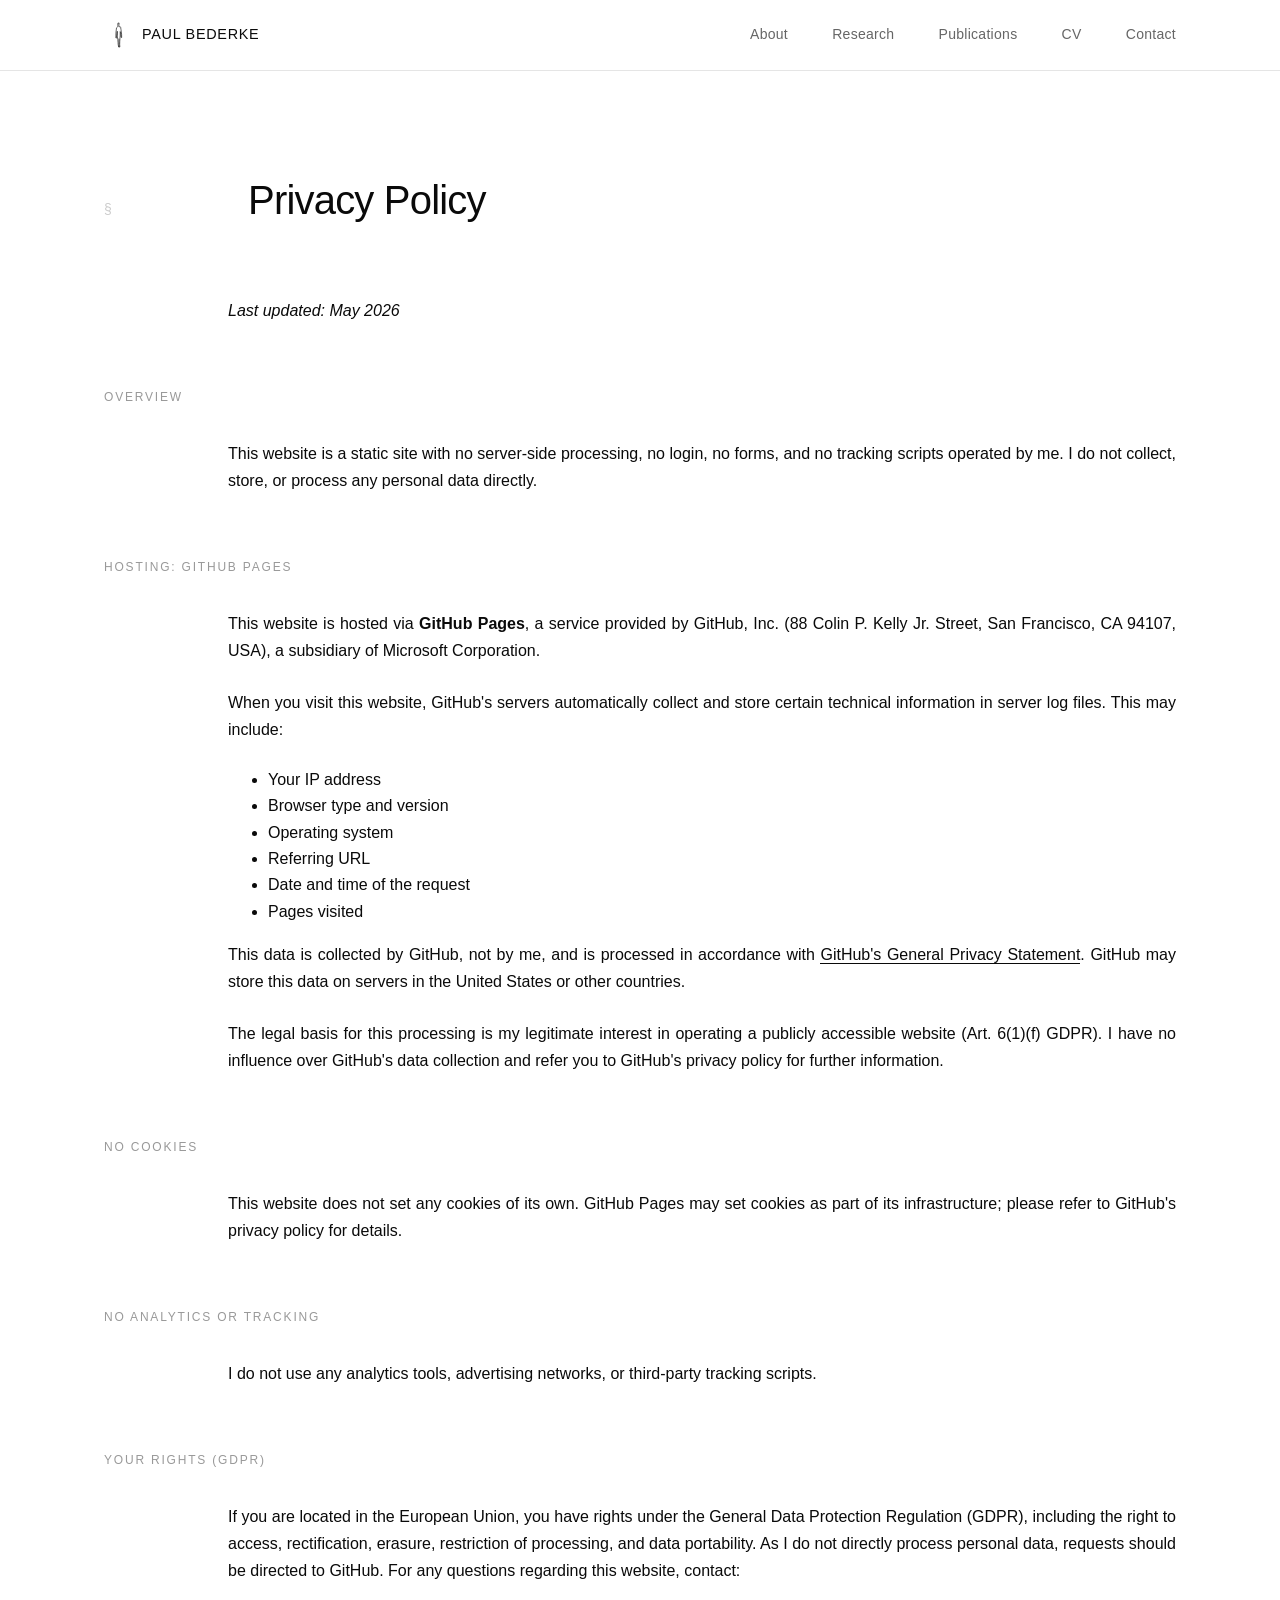
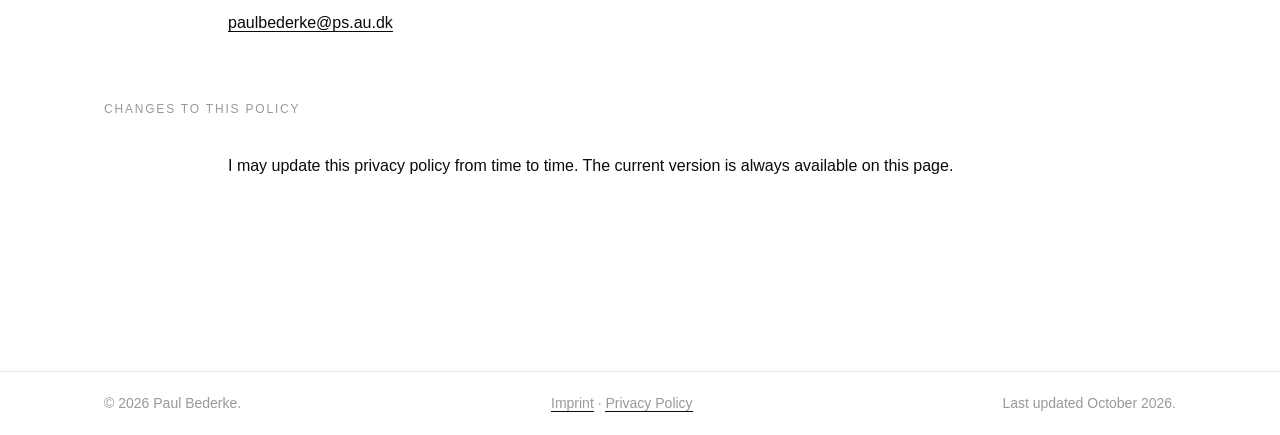
<file: privacy.html>
<!DOCTYPE html>
<html lang="en">
<head>
  <meta charset="UTF-8" />
  <meta name="viewport" content="width=device-width, initial-scale=1.0" />
  <title>Privacy Policy — Paul Bederke</title>
  <meta name="description" content="Privacy policy and data protection information for the personal website of Paul Bederke." />
  <meta name="robots" content="noindex, follow" />
  <link rel="canonical" href="https://paulbederke.eu/privacy.html" />
  <!-- Helvetica is used as a system font; no web font needed -->
  <link rel="icon" type="image/svg+xml" sizes="any" href="icon.svg" />
  <link rel="icon" type="image/svg+xml" href="favicon.svg" />
  <link rel="apple-touch-icon" href="icon.svg" />
  <link rel="stylesheet" href="styles.css" />
</head>
<body>
  <header class="site-header">
    <div class="container header-inner">
      <a href="index.html" class="brand"><img src="favicon.svg" alt="" class="brand-icon" aria-hidden="true" />Paul Bederke</a>
      <nav class="nav">
        <a href="index.html#about">About</a>
        <a href="index.html#research">Research</a>
        <a href="index.html#publications">Publications</a>
        <a href="index.html#cv">CV</a>
        <a href="index.html#contact">Contact</a>
      </nav>
    </div>
  </header>

  <main id="top">
    <section class="section container">
      <header class="section-head">
        <span class="section-num">§</span>
        <h2>Privacy Policy</h2>
      </header>
      <div class="prose">
        <p><em>Last updated: May 2026</em></p>

        <h3 class="sub">Overview</h3>
        <p>
          This website is a static site with no server-side processing, no login, no forms,
          and no tracking scripts operated by me. I do not collect, store, or process any
          personal data directly.
        </p>

        <h3 class="sub">Hosting: GitHub Pages</h3>
        <p>
          This website is hosted via <strong>GitHub Pages</strong>, a service provided by
          GitHub, Inc. (88 Colin P. Kelly Jr. Street, San Francisco, CA 94107, USA), a
          subsidiary of Microsoft Corporation.
        </p>
        <p>
          When you visit this website, GitHub's servers automatically collect and store
          certain technical information in server log files. This may include:
        </p>
        <ul>
          <li>Your IP address</li>
          <li>Browser type and version</li>
          <li>Operating system</li>
          <li>Referring URL</li>
          <li>Date and time of the request</li>
          <li>Pages visited</li>
        </ul>
        <p>
          This data is collected by GitHub, not by me, and is processed in accordance with
          <a href="https://docs.github.com/en/site-policy/privacy-policies/github-general-privacy-statement"
             target="_blank" rel="noopener noreferrer">GitHub's General Privacy Statement</a>.
          GitHub may store this data on servers in the United States or other countries.
        </p>
        <p>
          The legal basis for this processing is my legitimate interest in operating a
          publicly accessible website (Art. 6(1)(f) GDPR). I have no influence over
          GitHub's data collection and refer you to GitHub's privacy policy for further
          information.
        </p>

        <h3 class="sub">No cookies</h3>
        <p>
          This website does not set any cookies of its own. GitHub Pages may set cookies
          as part of its infrastructure; please refer to GitHub's privacy policy for details.
        </p>

        <h3 class="sub">No analytics or tracking</h3>
        <p>
          I do not use any analytics tools, advertising networks, or third-party tracking
          scripts.
        </p>

        <h3 class="sub">Your rights (GDPR)</h3>
        <p>
          If you are located in the European Union, you have rights under the General Data
          Protection Regulation (GDPR), including the right to access, rectification,
          erasure, restriction of processing, and data portability. As I do not directly
          process personal data, requests should be directed to GitHub. For any questions
          regarding this website, contact:
        </p>
        <p>
          <a href="mailto:paulbederke@ps.au.dk">paulbederke@ps.au.dk</a>
        </p>

        <h3 class="sub">Changes to this policy</h3>
        <p>
          I may update this privacy policy from time to time. The current version is
          always available on this page.
        </p>
      </div>
    </section>
  </main>

  <footer class="site-footer">
    <div class="container footer-inner">
      <span>&copy; <span id="year"></span> Paul Bederke.</span>
      <span><a href="imprint.html">Imprint</a> · <a href="privacy.html">Privacy Policy</a></span>
      <span>Last updated <time datetime="2026-09">October 2026</time>.</span>
    </div>
  </footer>

  <script>
    document.getElementById('year').textContent = new Date().getFullYear();
  </script>
</body>
</html>
</file>
<file: styles.css>
/* --- Reset & base --- */
*, *::before, *::after { box-sizing: border-box; }
html { scroll-behavior: smooth; }
body {
  margin: 0;
  font-family: 'Helvetica Neue', Helvetica, Arial, sans-serif;
  font-size: 16px;
  line-height: 1.65;
  color: #0a0a0a;
  background: #ffffff;
  -webkit-font-smoothing: antialiased;
  text-rendering: optimizeLegibility;
  font-weight: 400;
}

a { 
  color: inherit; 
  text-decoration: none;
  border-bottom: 1px solid #0a0a0a;
  transition: opacity 0.2s ease;
}
a:hover { opacity: 0.5; }

em { font-style: italic; }
.accent { color: #0a0a0a; font-weight: 500; }

.container {
  max-width: 1200px;
  margin: 0 auto;
  padding: 0 4rem;
}

@media (max-width: 768px) {
  .container { padding: 0 2rem; }
}

/* --- Header --- */
.site-header {
  border-bottom: 1px solid #e5e5e5;
  background: rgba(255, 255, 255, 0.95);
  position: sticky; 
  top: 0; 
  z-index: 100;
  backdrop-filter: blur(10px);
}
.header-inner {
  display: flex; 
  align-items: center; 
  justify-content: space-between;
  padding: 1.25rem 4rem;
  gap: 2rem;
}
@media (max-width: 768px) {
  .header-inner { padding: 1.5rem 2rem; flex-wrap: wrap; }
}
.brand {
  display: inline-flex;
  align-items: center;
  gap: 0.5rem;
  font-family: 'Helvetica Neue', Helvetica, Arial, sans-serif;
  font-weight: 500;
  font-size: 0.9rem;
  text-decoration: none;
  letter-spacing: 0.05em;
  text-transform: uppercase;
  border: none;
}
.brand-icon {
  display: block;
  width: 30px;
  height: 30px;
  flex-shrink: 0;
}
.nav {
  font-size: 0.875rem;
  letter-spacing: 0.02em;
}
.nav a {
  margin-left: 2.5rem;
  border: none;
  color: #666;
  font-weight: 400;
}
.nav a:hover { 
  color: #0a0a0a; 
  opacity: 1;
}
@media (max-width: 768px) {
  .nav a { margin-left: 1.5rem; }
}

/* --- Hero --- */
.hero {
  padding: 8rem 4rem 6rem;
  display: grid;
  grid-template-columns: 200px 1fr;
  gap: 5rem;
  align-items: start;
}
@media (max-width: 768px) {
  .hero { 
    grid-template-columns: 1fr; 
    gap: 3rem; 
    padding: 5rem 2rem 4rem;
  }
}
.hero-photo {
  width: 200px;
  height: 200px;
  object-fit: cover;
  flex-shrink: 0;
  filter: grayscale(100%);
  transition: filter 0.3s ease;
}
.hero-photo:hover {
  filter: grayscale(0%);
}
@media (max-width: 768px) {
  .hero-photo { width: 150px; height: 150px; }
}
.hero-text { 
  padding-top: 0;
}
.eyebrow {
  font-size: 0.75rem;
  letter-spacing: 0.15em;
  text-transform: uppercase;
  color: #999;
  margin: 0 0 3rem;
  font-weight: 500;
}
.hero-title {
  font-weight: 300;
  font-size: clamp(2.5rem, 5vw, 4rem);
  line-height: 1.1;
  margin: 0 0 2rem;
  letter-spacing: -0.02em;
  font-style: normal;
}
.hero-title em {
  font-style: normal;
  font-weight: 300;
}
.hero-sub {
  font-size: 1rem;
  color: #666;
  max-width: 600px;
  line-height: 1.7;
  text-align: left;
  font-weight: 400;
}

/* --- Rules / sections --- */
.rule {
  border: 0;
  border-top: 1px solid #e5e5e5;
  max-width: 1200px;
  margin: 0 auto;
}
.section { 
  padding: 6rem 4rem; 
}
@media (max-width: 768px) {
  .section { padding: 4rem 2rem; }
}
.section-head {
  display: grid;
  grid-template-columns: 80px 1fr;
  gap: 4rem;
  margin-bottom: 4rem;
  align-items: baseline;
}
@media (max-width: 768px) {
  .section-head { 
    grid-template-columns: 60px 1fr;
    gap: 2rem;
    margin-bottom: 3rem;
  }
}
.section-num {
  font-size: 0.875rem;
  letter-spacing: 0.1em;
  color: #ccc;
  font-weight: 400;
}
.section h2 {
  font-weight: 300;
  font-size: 2.5rem;
  margin: 0;
  letter-spacing: -0.02em;
}
@media (max-width: 768px) {
  .section h2 { font-size: 2rem; }
}
.sub {
  font-size: 0.75rem;
  letter-spacing: 0.15em;
  text-transform: uppercase;
  color: #999;
  margin: 4rem 0 2rem;
  font-weight: 500;
}

.prose p { 
  margin: 0 0 1.5rem; 
  text-align: justify;
  line-height: 1.7;
}
.prose {
  margin-left: 124px;
}
.prose > .sub {
  margin-left: -124px;
}
@media (max-width: 768px) {
  .prose { margin-left: 0; }
  .prose > .sub { margin-left: 0; }
}
.prose a { 
  color: inherit;
  border-bottom: 1px solid #0a0a0a;
}

/* --- Research grid --- */
.grid { 
  display: grid; 
  gap: 3rem;
  margin-left: 124px;
}
@media (max-width: 768px) {
  .grid { margin-left: 0; }
}
.one-col { grid-template-columns: 1fr; }
.two-col { grid-template-columns: 1fr; }
@media (min-width: 900px) { 
  .two-col { grid-template-columns: repeat(2, 1fr); gap: 4rem; } 
}
.card {
  border-top: 1px solid #e5e5e5;
  padding-top: 2rem;
}
.card h3 {
  font-weight: 400;
  font-size: 1.25rem;
  margin: 0 0 0.75rem;
  letter-spacing: -0.01em;
}
.card .meta {
  font-size: 0.875rem;
  color: #999;
  letter-spacing: 0.02em;
  margin: 0 0 1rem;
  font-weight: 400;
}
.card p { 
  margin: 0; 
  color: #666; 
  text-align: justify;
  line-height: 1.7;
}
.card-link {
  display: inline-block;
  margin-top: 1.25rem;
  font-size: 0.8rem;
  letter-spacing: 0.06em;
  text-transform: uppercase;
  font-weight: 500;
  color: #0a0a0a;
  text-decoration: none;
  border-bottom: 1px solid #0a0a0a;
  padding-bottom: 0.1em;
  transition: color 0.2s ease, border-color 0.2s ease;
}
.card-link:hover { color: #c2410c; border-color: #c2410c; }

/* --- Publications --- */
.pubs {
  list-style: none;
  padding: 0;
  margin: 0 0 3rem 124px;
}
@media (max-width: 768px) {
  .pubs { margin-left: 0; }
}
.pubs li {
  display: grid;
  grid-template-columns: 60px 1fr;
  gap: 3rem;
  padding: 2rem 0;
  border-top: 1px solid #f0f0f0;
  text-align: left;
}
@media (max-width: 768px) {
  .pubs li {
    grid-template-columns: 50px 1fr;
    gap: 2rem;
    padding: 1.5rem 0;
  }
}
.pubs li:last-child { border-bottom: 1px solid #f0f0f0; }
.year {
  font-size: 0.875rem;
  color: #999;
  padding-top: 0.2rem;
  text-align: left;
  font-weight: 400;
}
.title { 
  font-style: normal;
  font-weight: 400;
}
.authors { 
  color: #666;
  font-weight: 400;
}

/* --- Teaching --- */
.course-list { 
  list-style: none; 
  padding: 0;
  margin-left: 124px;
}
@media (max-width: 768px) {
  .course-list { margin-left: 0; }
}
.course-list li {
  padding: 1.5rem 0;
  border-top: 1px solid #f0f0f0;
  text-align: left;
  line-height: 1.7;
}
.course-list li:last-child { border-bottom: 1px solid #f0f0f0; }

/* --- CV timeline --- */
.timeline {
  display: grid;
  grid-template-columns: 100px 1fr;
  gap: 1rem 3rem;
  margin: 0 0 3rem 124px;
}
@media (max-width: 768px) {
  .timeline { 
    grid-template-columns: 80px 1fr;
    gap: 1rem 2rem;
    margin-left: 0;
  }
}
.timeline dt {
  font-size: 0.875rem;
  color: #999;
  padding-top: 0.2rem;
  white-space: nowrap;
  font-weight: 400;
}
.timeline dd { 
  margin: 0; 
  text-align: left;
  line-height: 1.7;
  color: #666;
}

.button {
  display: inline-block;
  margin-top: 2rem;
  margin-left: 124px;
  padding: 0.875rem 2rem;
  border: 1px solid #0a0a0a;
  text-decoration: none;
  font-size: 0.875rem;
  letter-spacing: 0.05em;
  color: #0a0a0a;
  background: transparent;
  transition: all 0.2s ease;
  text-transform: uppercase;
  font-weight: 400;
}
@media (max-width: 768px) {
  .button { margin-left: 0; }
}
.button:hover { 
  background: #0a0a0a; 
  color: #ffffff;
  opacity: 1;
}

/* --- Contact links --- */
.links { 
  list-style: none; 
  padding: 0; 
  display: flex; 
  flex-wrap: wrap; 
  gap: 2rem;
  margin-left: 124px;
}
@media (max-width: 768px) {
  .links { margin-left: 0; }
}
.links a { 
  color: #666;
  border-bottom: 1px solid transparent;
  transition: all 0.2s ease;
}
.links a:hover {
  color: #0a0a0a;
  border-bottom-color: #0a0a0a;
  opacity: 1;
}

/* --- Contact cornerstone plaque --- */
.contact-plaque {
  position: relative;
  margin: 0 0 0 124px;
  border: 1px solid #0a0a0a;
}
.contact-reg {
  position: absolute;
  width: 14px;
  height: 14px;
  pointer-events: none;
}
.contact-reg-tl { top: -7px;    left: -7px;    border-top: 2px solid #0a0a0a; border-left: 2px solid #0a0a0a; background: #ffffff; }
.contact-reg-tr { top: -7px;    right: -7px;   border-top: 2px solid #0a0a0a; border-right: 2px solid #0a0a0a; background: #ffffff; }
.contact-reg-bl { bottom: -7px; left: -7px;    border-bottom: 2px solid #0a0a0a; border-left: 2px solid #0a0a0a; background: #ffffff; }
.contact-reg-br { bottom: -7px; right: -7px;   border-bottom: 2px solid #0a0a0a; border-right: 2px solid #0a0a0a; background: #ffffff; }
.contact-plaque-head {
  display: flex;
  justify-content: space-between;
  align-items: baseline;
  gap: 1.5rem;
  padding-bottom: 1.25rem;
  border-bottom: 1px solid #0a0a0a;
  font-size: 0.6rem;
  letter-spacing: 0.25em;
  text-transform: uppercase;
  color: #999;
  font-weight: 500;
}
.contact-plaque-stamp {
  color: #0a0a0a;
}
.contact-plaque-top {
  display: grid;
  grid-template-columns: 1fr 1fr;
  border-bottom: 1px solid #0a0a0a;
}
.contact-plaque-email {
  display: flex;
  align-items: flex-start;
  gap: 1.25rem;
  padding: 1rem 1.5rem;
  border-right: 1px solid #0a0a0a;
  border-bottom: none;
  text-decoration: none;
  color: #0a0a0a;
  transition: background 0.25s ease;
}
.contact-plaque-email:hover {
  background: #fafafa;
}
.contact-balloon {
  flex-shrink: 0;
  display: inline-flex;
  align-items: center;
  justify-content: center;
  width: 52px;
  height: 52px;
  border: 2px solid #0a0a0a;
  border-radius: 50%;
  background: #ffffff;
  font-size: 1.6rem;
  font-weight: 300;
  line-height: 1;
  color: #0a0a0a;
  transition: background 0.3s ease, color 0.3s ease, transform 0.4s cubic-bezier(0.22, 1, 0.36, 1);
}
.contact-leader {
  flex: 0 0 auto;
  width: 80px;
  height: 1px;
  background-image: linear-gradient(to right, #0a0a0a 50%, transparent 50%);
  background-size: 8px 1px;
  background-repeat: repeat-x;
  transition: width 0.4s cubic-bezier(0.22, 1, 0.36, 1);
}
.contact-callout {
  display: flex;
  flex-direction: column;
  min-width: 0;
}
.contact-callout-label {
  font-size: 0.55rem;
  letter-spacing: 0.22em;
  text-transform: uppercase;
  color: #999;
  margin-bottom: 0.4rem;
  font-weight: 500;
}
.contact-callout-addr {
  font-size: 0.85rem;
  font-weight: 300;
  color: #0a0a0a;
  word-break: break-all;
  transition: color 0.3s ease;
  line-height: 1.7;
}
.contact-plaque-email:hover .contact-callout-addr {
  color: #c2410c;
}
@keyframes leaderFlow {
  from { background-position-x: 0; }
  to   { background-position-x: 8px; }
}
.contact-plaque-sigs {
  display: grid;
  grid-template-columns: repeat(4, 1fr);
}
.contact-plaque-postal {
  padding: 1rem 1.5rem;
  display: flex;
  flex-direction: column;
  gap: 0.35rem;
}
.contact-plaque-postal address {
  font-style: normal;
  font-size: 0.85rem;
  font-weight: 300;
  color: #0a0a0a;
  line-height: 1.7;
}
.contact-sig {
  display: flex;
  align-items: center;
  gap: 0.75rem;
  padding: 1.1rem 1.25rem;
  border-right: 1px solid #0a0a0a;
  border-bottom: none;
  text-decoration: none;
  color: #0a0a0a;
  transition: background 0.25s ease;
}
.contact-sig:last-child { border-right: none; }
.contact-sig:hover { background: #fafafa; }
.contact-sig-mono {
  display: inline-flex;
  align-items: center;
  justify-content: center;
  width: 28px;
  height: 28px;
  border: 1px solid #0a0a0a;
  font-size: 0.6rem;
  letter-spacing: 0.1em;
  font-weight: 500;
  transition: background 0.25s ease, color 0.25s ease;
}
.contact-sig:hover .contact-sig-mono {
  background: #0a0a0a;
  color: #ffffff;
}
.contact-sig-label {
  font-size: 0.85rem;
  letter-spacing: -0.005em;
}
@media (max-width: 768px) {
  .contact-plaque {
    margin-left: 0;
  }
  .contact-plaque-top {
    grid-template-columns: 1fr;
  }
  .contact-plaque-email {
    border-right: none;
    padding: 1rem 1.25rem;
  }
  .contact-plaque-postal {
    border-top: 1px solid #0a0a0a;
  }
  .contact-plaque-sigs {
    grid-template-columns: 1fr 1fr;
  }
  .contact-sig:nth-child(2) { border-right: none; }
  .contact-sig:nth-child(1),
  .contact-sig:nth-child(2) { border-bottom: 1px solid #0a0a0a; }
}

/* --- Grant receipt --- */
.grant-receipt {
  margin: 0 0 0 124px;
  border: 1px solid #0a0a0a;
}
.grant-receipt-head {
  display: flex;
  justify-content: space-between;
  align-items: baseline;
  padding: 0.6rem 1.25rem;
  background: #0a0a0a;
  color: #ffffff;
}
.grant-receipt-head-label {
  font-size: 0.55rem;
  letter-spacing: 0.22em;
  text-transform: uppercase;
  font-weight: 500;
  color: #666;
}
.grant-receipt-head-year {
  font-size: 0.75rem;
  letter-spacing: 0.1em;
  font-weight: 400;
}
.grant-receipt-row {
  display: grid;
  grid-template-columns: 130px 1fr;
  gap: 1rem;
  padding: 0.65rem 1.25rem;
  border-top: 1px solid #f0f0f0;
  align-items: baseline;
}
.grant-receipt-key {
  font-size: 0.65rem;
  letter-spacing: 0.1em;
  text-transform: uppercase;
  color: #bbb;
  font-weight: 500;
}
.grant-receipt-val {
  font-size: 0.85rem;
  color: #0a0a0a;
  line-height: 1.55;
}
.grant-receipt-total {
  display: flex;
  justify-content: space-between;
  align-items: baseline;
  padding: 0.85rem 1.25rem;
  border-top: 1px solid #0a0a0a;
  background: #f8f8f8;
}
.grant-receipt-total-label {
  font-size: 0.55rem;
  letter-spacing: 0.22em;
  text-transform: uppercase;
  font-weight: 500;
  color: #999;
}
.grant-receipt-total-amount {
  font-size: 1.6rem;
  font-weight: 300;
  letter-spacing: -0.03em;
  color: #0a0a0a;
  line-height: 1;
}
@media (max-width: 768px) {
  .grant-receipt { margin-left: 0; }
  .grant-receipt-row { grid-template-columns: 100px 1fr; gap: 0.75rem; }
}

/* --- Volunteer strip --- */
.vol-strip {
  display: grid;
  grid-template-columns: auto 1fr auto auto;
  align-items: stretch;
  margin: 0 0 0 124px;
  border: 1px solid #0a0a0a;
}
.vol-strip-count {
  display: flex;
  align-items: baseline;
  gap: 0.3rem;
  padding: 1.25rem 1.5rem;
  border-right: 1px solid #0a0a0a;
}
.vol-strip-num {
  font-size: 2.5rem;
  font-weight: 300;
  letter-spacing: -0.04em;
  line-height: 1;
}
.vol-strip-unit {
  font-size: 0.65rem;
  letter-spacing: 0.12em;
  text-transform: uppercase;
  color: #999;
  font-weight: 500;
  align-self: flex-end;
  padding-bottom: 0.3rem;
}
.vol-strip-body {
  display: flex;
  flex-direction: column;
  justify-content: center;
  gap: 0.25rem;
  padding: 1.25rem 1.5rem;
  border-right: 1px solid #0a0a0a;
}
.vol-strip-label {
  font-size: 0.55rem;
  letter-spacing: 0.22em;
  text-transform: uppercase;
  color: #999;
  font-weight: 500;
}
.vol-strip-role {
  font-size: 0.9rem;
  font-weight: 400;
}
.vol-strip-status {
  display: flex;
  flex-direction: column;
  align-items: center;
  justify-content: center;
  gap: 0.5rem;
  padding: 1.25rem 1.5rem;
  border-right: 1px solid #0a0a0a;
}
.vol-strip-dot {
  width: 7px;
  height: 7px;
  border-radius: 50%;
  background: #0a0a0a;
  animation: ongoingPulse 2s ease-in-out infinite;
}
@keyframes ongoingPulse {
  0%, 100% { opacity: 1; }
  50%       { opacity: 0.15; }
}
.vol-strip-ongoing {
  font-size: 0.55rem;
  letter-spacing: 0.2em;
  text-transform: uppercase;
  font-weight: 500;
  color: #0a0a0a;
  writing-mode: vertical-lr;
}
.vol-strip-link {
  display: flex;
  flex-direction: column;
  justify-content: center;
  gap: 0.25rem;
  padding: 1.25rem 1.5rem;
  text-decoration: none;
  border-bottom: none;
  color: #0a0a0a;
  transition: background 0.25s ease;
}
.vol-strip-link:hover {
  background: #fafafa;
  opacity: 1;
}
.vol-strip-link-label {
  font-size: 0.55rem;
  letter-spacing: 0.22em;
  text-transform: uppercase;
  color: #999;
  font-weight: 500;
}
.vol-strip-link-name {
  font-size: 0.9rem;
  font-weight: 400;
}
@media (max-width: 768px) {
  .vol-strip {
    grid-template-columns: auto 1fr;
    margin-left: 0;
  }
  .vol-strip-status {
    border-right: none;
    border-top: 1px solid #0a0a0a;
  }
  .vol-strip-link {
    border-top: 1px solid #0a0a0a;
  }
}

/* --- Footer --- */
.site-footer {
  border-top: 1px solid #e5e5e5;
  padding: 1.25rem 0;
  margin-top: 4.5rem;
  font-size: 0.875rem;
  color: #999;
}
.footer-inner {
  display: flex; 
  justify-content: space-between; 
  gap: 2rem; 
  flex-wrap: wrap;
  padding: 0 4rem;
}
@media (max-width: 768px) {
  .footer-inner { padding: 0 2rem; }
}

/* --- Selection --- */
::selection { 
  background: #0a0a0a; 
  color: #ffffff; 
}

/* ============================
   Fancy scroll features
   ============================ */

/* Scroll progress bar */
.scroll-progress {
  position: fixed;
  top: 0;
  left: 0;
  right: 0;
  height: 2px;
  background: transparent;
  z-index: 1000;
  pointer-events: none;
}
.scroll-progress-bar {
  height: 100%;
  background: #0a0a0a;
  transform: scaleX(0);
  transform-origin: left center;
  transition: transform 0.08s linear;
  will-change: transform;
}

/* Side index navigation */
.side-index {
  position: fixed;
  left: 2rem;
  top: 50%;
  transform: translateY(-50%);
  z-index: 50;
  display: flex;
  flex-direction: column;
  gap: 1rem;
  pointer-events: auto;
}
@media (max-width: 1100px) {
  .side-index { display: none; }
}
.side-index a {
  display: flex;
  align-items: center;
  gap: 0.75rem;
  text-decoration: none;
  border: none;
  color: #999;
  font-size: 0.7rem;
  letter-spacing: 0.15em;
  text-transform: uppercase;
  font-weight: 500;
  transition: color 0.3s ease;
}
.side-index .dot {
  width: 8px;
  height: 8px;
  border: 1px solid #ccc;
  border-radius: 50%;
  background: transparent;
  transition: all 0.3s ease;
  flex-shrink: 0;
}
.side-index .label {
  opacity: 0;
  transform: translateX(-8px);
  transition: opacity 0.3s ease, transform 0.3s ease;
}
.side-index a:hover .label,
.side-index a.is-active .label {
  opacity: 1;
  transform: translateX(0);
}
.side-index a:hover .dot {
  border-color: #0a0a0a;
}
.side-index a.is-active {
  color: #0a0a0a;
}
.side-index a.is-active .dot {
  background: #0a0a0a;
  border-color: #0a0a0a;
  transform: scale(1.3);
}

/* Header on scroll */
.site-header {
  transition: padding 0.3s ease, box-shadow 0.3s ease;
}
.site-header.is-scrolled .header-inner {
  padding-top: 0.75rem;
  padding-bottom: 0.75rem;
  transition: padding 0.3s ease;
}
.site-header.is-scrolled {
  box-shadow: 0 1px 0 rgba(0, 0, 0, 0.04);
}

/* Active nav link */
.nav a.is-active {
  color: #0a0a0a;
  position: relative;
}
.nav a.is-active::after {
  content: "";
  position: absolute;
  left: 0;
  right: 0;
  bottom: -6px;
  height: 1px;
  background: #0a0a0a;
}

/* Hero photo wrapper + parallax */
.hero-photo-wrap {
  overflow: hidden;
  width: 200px;
  height: 200px;
  position: relative;
}
@media (max-width: 768px) {
  .hero-photo-wrap { width: 150px; height: 150px; }
}
.hero-photo {
  width: 100%;
  height: 120%;
  margin-top: -7%;
  object-fit: cover;
  object-position: center 90%;
  filter: grayscale(100%);
  transition: filter 0.4s ease;
  will-change: transform;
}
.hero-photo:hover {
  filter: grayscale(0%);
}

/* Reveal-on-scroll animations */
.reveal-init {
  opacity: 0;
  transform: translateY(28px);
  transition: opacity 0.9s cubic-bezier(0.22, 1, 0.36, 1),
              transform 0.9s cubic-bezier(0.22, 1, 0.36, 1);
  will-change: opacity, transform;
}
.reveal-init.is-visible {
  opacity: 1;
  transform: translateY(0);
}

/* Stagger pubs items */
.pubs li.reveal-init { transition-delay: 0s; }
.pubs li.reveal-init:nth-child(2) { transition-delay: 0.08s; }
.pubs li.reveal-init:nth-child(3) { transition-delay: 0.16s; }
.pubs li.reveal-init:nth-child(4) { transition-delay: 0.24s; }

/* Section number scale-in */
.section.is-visible .section-num {
  animation: numIn 0.8s cubic-bezier(0.22, 1, 0.36, 1) both;
}
@keyframes numIn {
  from { opacity: 0; transform: translateX(-12px); }
  to   { opacity: 1; transform: translateX(0); }
}

/* Section heading slide */
.section.is-visible h2 {
  animation: headIn 0.9s cubic-bezier(0.22, 1, 0.36, 1) 0.1s both;
}
@keyframes headIn {
  from { opacity: 0; transform: translateY(20px); letter-spacing: 0.02em; }
  to   { opacity: 1; transform: translateY(0); letter-spacing: -0.02em; }
}

/* Subtle hover lift on cards */
.card {
  transition: transform 0.4s cubic-bezier(0.22, 1, 0.36, 1), border-color 0.3s ease;
}
.card:hover {
  transform: translateY(-4px);
  border-top-color: #0a0a0a;
}

/* Publication row hover */
.pubs li {
  transition: padding-left 0.4s cubic-bezier(0.22, 1, 0.36, 1), background 0.3s ease;
}
.pubs li:hover {
  padding-left: 1rem;
}

/* Timeline row hover */
.timeline dt,
.timeline dd {
  transition: color 0.3s ease;
}
.timeline:hover dt,
.timeline:hover dd { color: #bbb; }
.timeline dt:hover,
.timeline dt:hover + dd,
.timeline dd:hover,
.timeline dt:has(+ dd:hover) { color: #0a0a0a !important; }

/* Smooth-scroll offset for sticky header */
section[id] { scroll-margin-top: 100px; }

/* Reduced motion */
@media (prefers-reduced-motion: reduce) {
  .reveal-init { opacity: 1; transform: none; transition: none; }
  .hero-photo { transform: none !important; }
  .scroll-progress-bar { transition: none; }
  *, *::before, *::after { animation-duration: 0.01ms !important; transition-duration: 0.01ms !important; }
}

/* ============================
   Places map
   ============================ */
.map-figure {
  margin: 3rem auto 0;
  position: relative;
  max-width: 100%;
}
@media (max-width: 768px) {
  .map-figure { margin-left: 0; max-width: 100%; }
}
.map {
  display: block;
  width: 100%;
  height: auto;
  margin: 0 auto;
  font-family: 'Helvetica Neue', Helvetica, Arial, sans-serif;
  overflow: visible;
}
.map-grid line {
  stroke: #e4e4e4;
  stroke-width: 1;
}
.map-meta text {
  font-size: 11px;
  letter-spacing: 0.15em;
  text-transform: uppercase;
  fill: #b1b1b1;
  font-weight: 500;
}
.map-meta .map-coord { font-size: 10px; }

.map-path {
  fill: none;
  stroke: #b1b1b1;
  stroke-width: 1.75;
  stroke-dasharray: 3 4;
  stroke-dashoffset: 1000;
  animation:
    mapPathDraw 2.5s cubic-bezier(0.22, 1, 0.36, 1) 0.4s forwards,
    mapPathFlow 0.7s linear 2.9s infinite;
}
@keyframes mapPathDraw {
  to { stroke-dashoffset: 0; }
}
@keyframes mapPathFlow {
  from { stroke-dashoffset: 7; }
  to   { stroke-dashoffset: 0; }
}

.map-points circle:not(.cat-arc) {
  fill: #ffffff;
  stroke: #0a0a0a;
  stroke-width: 1.5;
  transition: fill 0.3s ease, r 0.3s ease, stroke-width 0.3s ease, stroke 0.3s ease;
}

/* Category-coloured circle borders */
:root {
  --cat-education: #380d5b;
  --cat-work: #1e3a8a;
  --cat-conference: #e0e33f;
}
.map-point.cat-education > circle:not(.cat-arc) { stroke: var(--cat-education); }
.map-point.cat-work      > circle:not(.cat-arc) { stroke: var(--cat-work); }
.map-point.cat-conference > circle:not(.cat-arc) { stroke: var(--cat-conference); }
.map-point.cat-multi     > circle:not(.cat-arc) { stroke: none; }

.cat-arc {
  fill: none;
  stroke-width: 1.5;
  transition: stroke-width 0.3s ease;
}
.cat-arc.cat-education  { stroke: var(--cat-education); }
.cat-arc.cat-work       { stroke: var(--cat-work); }
.cat-arc.cat-conference { stroke: var(--cat-conference); }
.map-point:hover .cat-arc { stroke-width: 2; }

.map-tick {
  stroke: #0a0a0a;
  stroke-width: 1.5;
  transition: stroke 0.3s ease;
}
.map-city {
  font-size: 20px;
  font-weight: 500;
  fill: #0a0a0a;
  letter-spacing: -0.01em;
}
.map-inst {
  font-size: 16px;
  letter-spacing: 0.08em;
  text-transform: uppercase;
  fill: #999;
  font-weight: 400;
}

.map-point {
  cursor: pointer;
  transition: opacity 0.3s ease;
}
.map-point.is-upcoming {
  cursor: default;
}
.map-point:hover circle:not(.cat-arc) {
  fill: #0a0a0a;
  stroke-width: 2;
}
/* Category hover fill matches the circle stroke color */
.map-points .map-point.cat-education:hover  > circle:not(.cat-arc),
.map-points .map-point.cat-education.is-selected  > circle:not(.cat-arc) { fill: var(--cat-education); }
.map-points .map-point.cat-work:hover       > circle:not(.cat-arc),
.map-points .map-point.cat-work.is-selected       > circle:not(.cat-arc) { fill: var(--cat-work); }
.map-points .map-point.cat-conference:hover > circle:not(.cat-arc),
.map-points .map-point.cat-conference.is-selected > circle:not(.cat-arc) { fill: var(--cat-conference); }
.map-points .map-point.cat-multi:hover      > circle:not(.cat-arc),
.map-points .map-point.cat-multi.is-selected      > circle:not(.cat-arc) { fill: #ffffff; }

.map-points:hover .map-point {
  opacity: 0.35;
}
.map-points:hover .map-point:hover {
  opacity: 1;
}
.map-point:hover .map-inst {
  fill: #0a0a0a;
}

/* Pulsating dot on hover (same effect as the upcoming Aarhus marker).
   Higher specificity than the .section.is-visible pulseIn rule so it wins. */
@keyframes hoverPulse {
  0%, 100% { opacity: 1; transform: scale(1); }
  50%      { opacity: 0.45; transform: scale(1.3); }
}
.map-points .map-point:hover circle,
.map-points .map-point.is-selected circle {
  transform-origin: center;
  transform-box: fill-box;
  animation: hoverPulse 1.2s ease-in-out infinite !important;
}

/* Pulse animation on points when section enters */
@keyframes pulseIn {
  0%   { transform: scale(0); opacity: 0; }
  60%  { transform: scale(1.4); opacity: 1; }
  100% { transform: scale(1); opacity: 1; }
}
.section.is-visible .map-point circle {
  transform-origin: center;
  transform-box: fill-box;
  animation: pulseIn 0.7s cubic-bezier(0.22, 1, 0.36, 1) both;
}
.section.is-visible .map-point:nth-child(1) circle { animation-delay: 0.6s; }
.section.is-visible .map-point:nth-child(2) circle { animation-delay: 0.8s; }
.section.is-visible .map-point:nth-child(3) circle { animation-delay: 1.0s; }
.section.is-visible .map-point:nth-child(4) circle { animation-delay: 1.2s; }
.section.is-visible .map-point:nth-child(5) circle { animation-delay: 1.4s; }

.map-caption {
  margin-top: 1.5rem;
  font-size: 0.8rem;
  letter-spacing: 0.05em;
  color: #999;
  text-transform: uppercase;
  font-weight: 400;
}

/* Upcoming location */
.map-point.is-upcoming circle {
  fill: #ffffff;
  stroke: #c2410c; /* warm accent */
  stroke-width: 2;
  stroke-dasharray: 2 2;
}
.map-point.is-upcoming .map-tick {
  stroke: #c2410c;
  stroke-dasharray: 3 3;
}
.map-point.is-upcoming .map-city {
  fill: #c2410c;
}
.map-point.is-upcoming .map-inst {
  fill: #c2410c;
  opacity: 0.7;
}
.map-point.is-upcoming:hover circle {
  fill: #c2410c;
  stroke-dasharray: none;
}
.map-path-upcoming {
  stroke: #c2410c;
  stroke-dasharray: 2 5;
  opacity: 0.7;
}

/* Subtle pulse on upcoming marker */
@keyframes upcomingPulse {
  0%, 100% { opacity: 1; }
  50% { opacity: 0.4; }
}
.section.is-visible .map-point.is-upcoming circle {
  animation: pulseIn 0.7s cubic-bezier(0.22, 1, 0.36, 1) 1.6s both;
}

/* Selected map point */
.map-point.is-selected circle {
  stroke-width: 2;
}
.map-point.is-upcoming.is-selected circle {
  fill: #c2410c;
}
.map-point.is-start.is-selected circle {
  fill: #488ccc;
}

/* Starting point: Bremen */
.map-point.is-start circle {
  fill: #ffffff;
  stroke: #488ccc;
  stroke-width: 2;
}
.map-point.is-start .map-tick {
  stroke: #488ccc;
}
.map-point.is-start .map-city {
  fill: #488ccc;
  font-weight: 500;
}
.map-point.is-start .map-inst {
  fill: #488ccc;
  opacity: 0.7;
}
.map-point.is-start:hover circle {
  fill: #488ccc;
  stroke: #488ccc;
}

/* Soft glow halo on starting point */
@keyframes startHalo {
  0%, 100% { opacity: 0.25; transform: scale(1); }
  50%      { opacity: 0.05; transform: scale(1.8); }
}
.map-point.is-start::before { content: none; }
.section.is-visible .map-point.is-start circle {
  filter: drop-shadow(0 0 6px rgba(72, 140, 204, 0.5));
}

/* Map hint in caption */
.map-hint {
  margin-left: 0.5rem;
  text-transform: none;
  letter-spacing: 0.02em;
  color: #bbb;
  font-style: italic;
}

/* Map popup card */
.map-popup {
  position: absolute;
  top: 0;
  left: 0;
  width: 400px;
  max-width: calc(100% - 32px);
  background: #ffffff;
  border: 1px solid #0a0a0a;
  padding: 1.5rem 1.5rem 1.25rem;
  box-shadow: 0 20px 40px -12px rgba(0, 0, 0, 0.15),
              0 8px 16px -8px rgba(0, 0, 0, 0.08);
  opacity: 0;
  visibility: hidden;
  transform: translateY(8px) scale(0.98);
  transition: opacity 0.25s cubic-bezier(0.22, 1, 0.36, 1),
              transform 0.25s cubic-bezier(0.22, 1, 0.36, 1),
              visibility 0s linear 0.25s;
  z-index: 20;
  font-family: 'Helvetica Neue', Helvetica, Arial, sans-serif;
  pointer-events: none;
  box-sizing: border-box;
}
.map-popup.is-visible {
  opacity: 1;
  visibility: visible;
  transform: translateY(0) scale(1);
  transition: opacity 0.3s cubic-bezier(0.22, 1, 0.36, 1),
              transform 0.3s cubic-bezier(0.22, 1, 0.36, 1),
              visibility 0s linear 0s;
  pointer-events: auto;
}
.map-popup-close {
  position: absolute;
  top: 0.5rem;
  right: 0.75rem;
  background: none;
  border: none;
  font-size: 1.5rem;
  line-height: 1;
  color: #999;
  cursor: pointer;
  padding: 0.25rem 0.5rem;
  transition: color 0.2s ease;
}
.map-popup-close:hover { color: #0a0a0a; }
.map-popup-eyebrow {
  font-size: 0.65rem;
  letter-spacing: 0.18em;
  text-transform: uppercase;
  color: #999;
  margin: 0 0 0.5rem;
  font-weight: 500;
}
.map-popup-city {
  font-size: 1.5rem;
  font-weight: 300;
  letter-spacing: -0.02em;
  margin: 0 0 1rem;
  color: #0a0a0a;
  padding-bottom: 1rem;
  border-bottom: 1px solid #f0f0f0;
}
.map-popup-list {
  display: grid;
  grid-template-columns: 110px 1fr;
  gap: 0.7rem 1rem;
  margin: 0;
}
.map-popup-list dt {
  font-size: 0.7rem;
  color: #999;
  font-weight: 500;
  letter-spacing: 0.05em;
  text-transform: uppercase;
  padding-top: 0.15rem;
  word-break: break-word;
}
.map-popup-list dd {
  margin: 0;
  font-size: 0.85rem;
  color: #333;
  line-height: 1.5;
  overflow-wrap: anywhere;
  word-break: break-word;
}
@media (max-width: 600px) {
  .map-popup { width: calc(100% - 32px); }
  .map-popup-list { grid-template-columns: 95px 1fr; gap: 0.5rem 0.75rem; }
}

/* --- CV download as architectural title block --- */
.cv-titleblock {
  display: grid;
  grid-template-columns: 64px 2fr 1.4fr 1fr 1.3fr;
  margin: 3rem 0 0 124px;
  border: 1px solid #0a0a0a;
  text-decoration: none;
  color: #0a0a0a;
  font-family: 'Helvetica Neue', Helvetica, Arial, sans-serif;
  background: #ffffff;
}
.cv-tb-cell {
  padding: 1rem 1.25rem;
  border-right: 1px solid #0a0a0a;
  display: flex;
  flex-direction: column;
  justify-content: center;
  min-height: 76px;
}
.cv-tb-cell:last-child { border-right: none; }
.cv-tb-eyebrow {
  font-size: 0.55rem;
  letter-spacing: 0.22em;
  text-transform: uppercase;
  color: #999;
  margin-bottom: 0.45rem;
  font-weight: 500;
}
.cv-tb-value {
  font-size: 0.9rem;
  letter-spacing: -0.005em;
}
.cv-tb-num {
  font-size: 1.6rem;
  font-weight: 300;
  color: #ccc;
  align-items: center;
  justify-content: center;
}
.cv-tb-title .cv-tb-value {
  font-size: 1rem;
}
.cv-tb-download {
  background: #0a0a0a;
  color: #ffffff;
  transition: background 0.3s ease;
}
.cv-tb-download .cv-tb-eyebrow { color: #888; }
.cv-tb-download .cv-tb-value {
  display: inline-flex;
  align-items: center;
  gap: 0.55rem;
  font-size: 0.95rem;
}
.cv-tb-arrow {
  display: inline-block;
  font-size: 1rem;
  line-height: 1;
  transition: transform 0.3s ease;
}
.cv-titleblock:hover .cv-tb-download {
  background: #c2410c;
}
.cv-titleblock:hover .cv-tb-arrow {
  animation: cvArrowDrop 0.9s ease-in-out infinite;
}
@keyframes cvArrowDrop {
  0%   { transform: translateY(-4px); opacity: 0.2; }
  40%  { transform: translateY(0);    opacity: 1;   }
  70%  { transform: translateY(4px);  opacity: 1;   }
  100% { transform: translateY(8px);  opacity: 0;   }
}
@media (max-width: 768px) {
  .cv-titleblock {
    grid-template-columns: 56px 1fr 1fr;
    margin-left: 0;
  }
  .cv-tb-cell {
    border-right: 1px solid #0a0a0a;
    border-bottom: 1px solid #0a0a0a;
  }
  .cv-tb-num {
    grid-row: span 2;
    border-bottom: 1px solid #0a0a0a;
  }
  .cv-tb-download {
    grid-column: 1 / -1;
    border-right: none;
    border-bottom: none;
  }
  .cv-tb-rev {
    border-right: none;
  }
}

/* --- CV entries (grants, volunteer) --- */
.cv-entry {
  display: grid;
  grid-template-columns: 1fr auto;
  border: 1px solid #e5e5e5;
  margin: 0 0 1rem 124px;
  transition: border-color 0.2s ease;
}
.cv-entry:hover {
  border-color: #0a0a0a;
}
.cv-entry-body {
  padding: 1.25rem 1.5rem;
  border-right: 1px solid #e5e5e5;
  transition: border-color 0.2s ease;
}
.cv-entry:hover .cv-entry-body {
  border-right-color: #0a0a0a;
}
.cv-entry-eyebrow {
  display: block;
  font-size: 0.55rem;
  letter-spacing: 0.22em;
  text-transform: uppercase;
  color: #999;
  margin-bottom: 0.5rem;
  font-weight: 500;
}
.cv-entry-title {
  font-size: 0.95rem;
  color: #0a0a0a;
  margin: 0 0 0.3rem;
  line-height: 1.5;
}
.cv-entry-meta {
  font-size: 0.8rem;
  color: #bbb;
  margin: 0;
}
.cv-entry-meta a {
  color: #bbb;
  text-decoration: none;
  border-bottom: 1px solid #e5e5e5;
  transition: color 0.2s ease, border-color 0.2s ease;
}
.cv-entry-meta a:hover {
  color: #0a0a0a;
  border-bottom-color: #0a0a0a;
}
.cv-entry-stat {
  padding: 1.25rem 1.75rem;
  display: flex;
  flex-direction: column;
  justify-content: center;
  align-items: flex-end;
  text-align: right;
  min-width: 120px;
}
.cv-entry-stat-label {
  display: block;
  font-size: 0.55rem;
  letter-spacing: 0.22em;
  text-transform: uppercase;
  color: #bbb;
  margin-bottom: 0.35rem;
  font-weight: 500;
}
.cv-entry-stat-value {
  font-size: 2rem;
  font-weight: 300;
  color: #0a0a0a;
  letter-spacing: -0.03em;
  line-height: 1;
}
@media (max-width: 768px) {
  .cv-entry {
    margin-left: 0;
    grid-template-columns: 1fr;
  }
  .cv-entry-body {
    border-right: none;
    border-bottom: 1px solid #e5e5e5;
    transition: border-color 0.2s ease;
  }
  .cv-entry:hover .cv-entry-body {
    border-bottom-color: #0a0a0a;
  }
  .cv-entry-stat {
    align-items: flex-start;
    text-align: left;
  }
}
</file>
